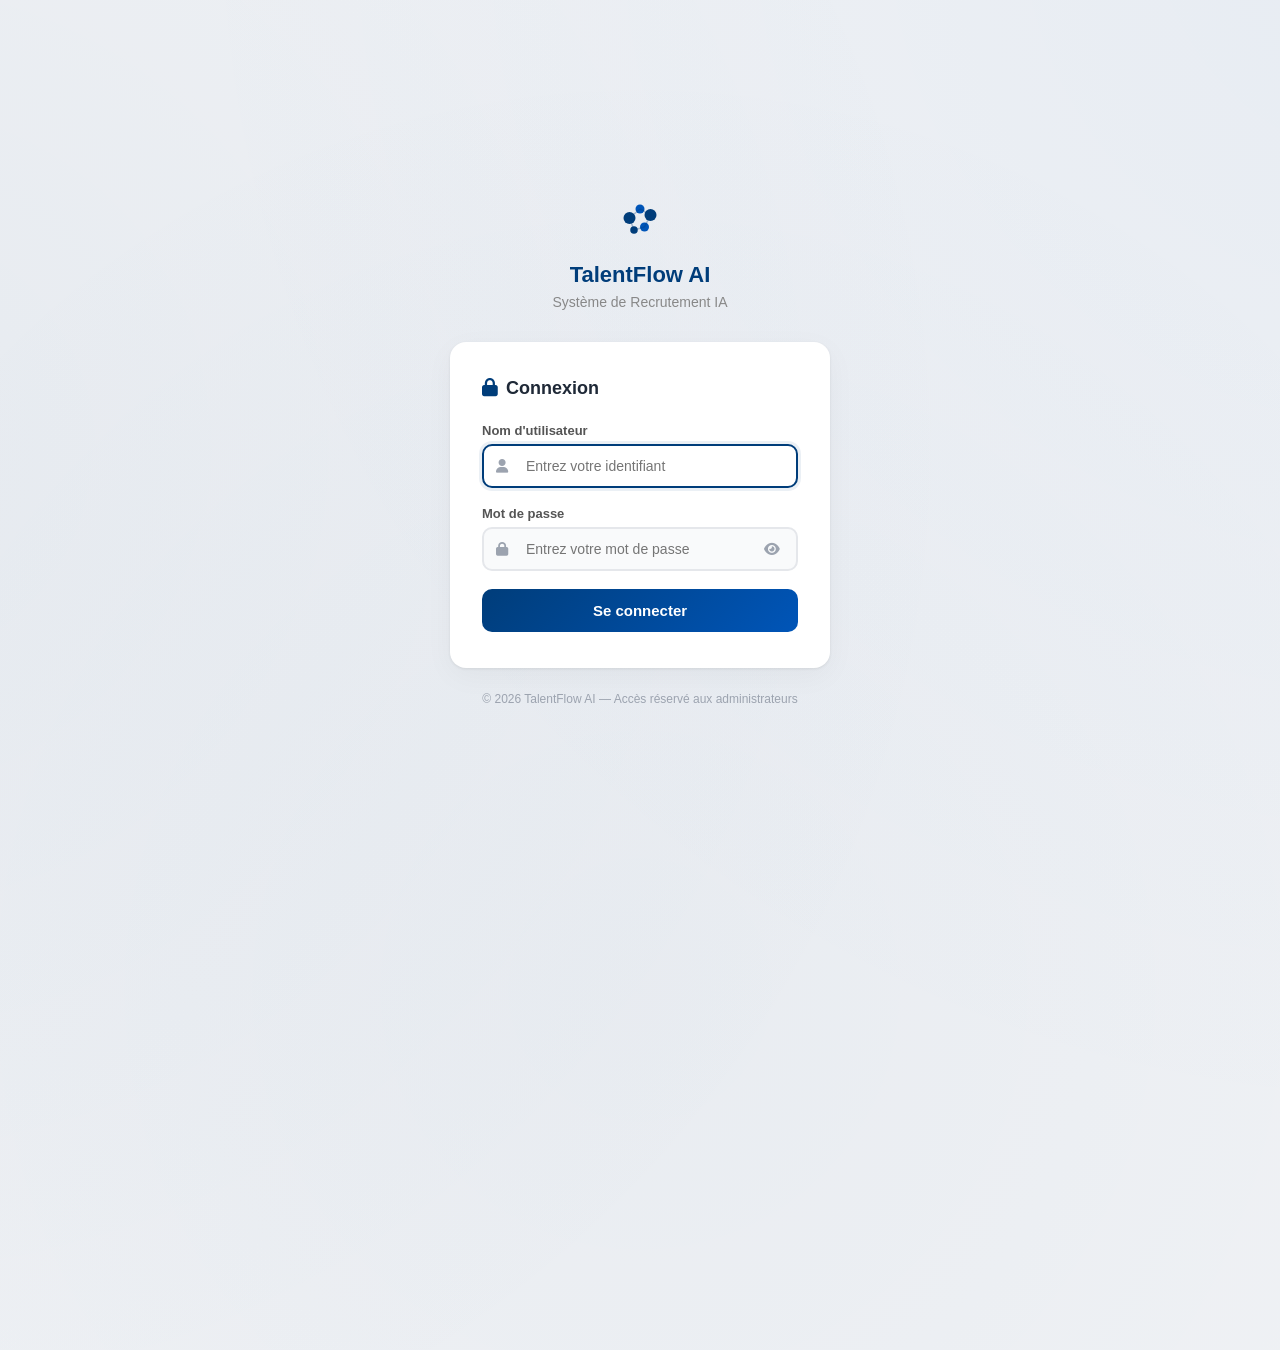
<file: login.html>
<!DOCTYPE html>
<html lang="fr">
<head>
  <meta charset="UTF-8">
  <meta name="viewport" content="width=device-width, initial-scale=1.0">
  <title>TalentFlow AI - Connexion</title>
  <link rel="stylesheet" href="https://cdnjs.cloudflare.com/ajax/libs/font-awesome/6.4.0/css/all.min.css">
  <style>
    * { margin: 0; padding: 0; box-sizing: border-box; }

    body {
      font-family: 'Segoe UI', sans-serif;
      min-height: 100vh;
      display: flex;
      align-items: center;
      justify-content: center;
      background: #f0f2f5;
      position: relative;
      overflow: hidden;
    }

    body::before {
      content: '';
      position: absolute;
      top: -50%;
      left: -50%;
      width: 200%;
      height: 200%;
      background: 
        radial-gradient(circle at 20% 50%, rgba(0, 61, 122, 0.04) 0%, transparent 50%),
        radial-gradient(circle at 80% 20%, rgba(0, 85, 184, 0.04) 0%, transparent 50%),
        radial-gradient(circle at 50% 80%, rgba(0, 61, 122, 0.03) 0%, transparent 50%);
    }

    .login-container {
      width: 100%;
      max-width: 420px;
      padding: 20px;
      position: relative;
      z-index: 1;
    }

    .login-header {
      text-align: center;
      margin-bottom: 32px;
    }

    .login-logo { margin-bottom: 16px; }

    .login-header h1 {
      font-size: 22px;
      color: #003d7a;
      font-weight: 700;
      margin-bottom: 6px;
    }

    .login-header p {
      font-size: 14px;
      color: #888;
    }

    .login-card {
      background: white;
      border-radius: 16px;
      padding: 36px 32px;
      box-shadow: 0 1px 3px rgba(0,0,0,0.08), 0 8px 30px rgba(0,0,0,0.04);
    }

    .login-card h2 {
      font-size: 18px;
      color: #1f2937;
      margin-bottom: 24px;
      font-weight: 700;
    }

    .input-group {
      margin-bottom: 18px;
      position: relative;
    }

    .input-group label {
      display: block;
      font-size: 13px;
      color: #555;
      font-weight: 600;
      margin-bottom: 6px;
    }

    .input-wrapper {
      position: relative;
    }

    .input-wrapper .input-icon {
      position: absolute;
      left: 14px;
      top: 50%;
      transform: translateY(-50%);
      color: #9ca3af;
      font-size: 14px;
      transition: color 0.2s;
      pointer-events: none;
    }

    .input-wrapper input {
      width: 100%;
      padding: 12px 14px 12px 42px;
      border: 2px solid #e5e7eb;
      border-radius: 10px;
      font-size: 14px;
      font-family: inherit;
      color: #1f2937;
      background: #f9fafb;
      transition: all 0.2s;
    }

    .input-wrapper input:focus {
      outline: none;
      border-color: #003d7a;
      background: white;
      box-shadow: 0 0 0 3px rgba(0, 61, 122, 0.08);
    }

    .toggle-password {
      position: absolute;
      right: 14px;
      top: 50%;
      transform: translateY(-50%);
      background: none;
      border: none;
      color: #9ca3af;
      cursor: pointer;
      padding: 4px;
      font-size: 14px;
      transition: color 0.2s;
    }

    .toggle-password:hover { color: #003d7a; }

    .error-message {
      display: none;
      background: #fef2f2;
      color: #b91c1c;
      padding: 10px 14px;
      border-radius: 8px;
      font-size: 13px;
      margin-bottom: 16px;
      border: 1px solid #fecaca;
      align-items: center;
      gap: 8px;
    }

    .error-message.show {
      display: flex;
    }

    .btn-login {
      width: 100%;
      padding: 13px;
      background: linear-gradient(135deg, #003d7a, #0055b8);
      color: white;
      border: none;
      border-radius: 10px;
      font-size: 15px;
      font-weight: 700;
      font-family: inherit;
      cursor: pointer;
      transition: all 0.2s;
      display: flex;
      align-items: center;
      justify-content: center;
      gap: 8px;
      margin-top: 6px;
    }

    .btn-login:hover {
      box-shadow: 0 4px 15px rgba(0, 61, 122, 0.35);
    }

    .btn-login:active { transform: scale(0.98); }

    .btn-login:disabled {
      opacity: 0.6;
      cursor: not-allowed;
      transform: none;
    }

    .btn-login .spinner { display: none; }
    .btn-login.loading .spinner { display: inline; }
    .btn-login.loading .btn-text { display: none; }

    .login-footer {
      text-align: center;
      margin-top: 24px;
      font-size: 12px;
      color: #9ca3af;
    }

    @keyframes shake {
      0%, 100% { transform: translateX(0); }
      25% { transform: translateX(-8px); }
      50% { transform: translateX(8px); }
      75% { transform: translateX(-4px); }
    }

    @media (max-width: 480px) {
      .login-card { padding: 28px 20px; }
      .login-container { padding: 16px; }
    }
  </style>
</head>
<body>

<div class="login-container">

  <div class="login-header">
    <div class="login-logo">
      <svg width="48" height="48" viewBox="0 0 32 32" xmlns="http://www.w3.org/2000/svg" fill="none">
        <circle cx="9" cy="16" r="4" fill="#003d7a"/>
        <circle cx="16" cy="10" r="3" fill="#0055b8"/>
        <circle cx="23" cy="14" r="4" fill="#003d7a"/>
        <circle cx="19" cy="22" r="3" fill="#0055b8"/>
        <circle cx="12" cy="24" r="2.5" fill="#003d7a"/>
        <line x1="9" y1="16" x2="16" y2="10" stroke="#003d7a" stroke-width="1" opacity="0.3"/>
        <line x1="16" y1="10" x2="23" y2="14" stroke="#003d7a" stroke-width="1" opacity="0.3"/>
        <line x1="23" y1="14" x2="19" y2="22" stroke="#003d7a" stroke-width="1" opacity="0.3"/>
        <line x1="19" y1="22" x2="12" y2="24" stroke="#003d7a" stroke-width="1" opacity="0.3"/>
        <line x1="12" y1="24" x2="9" y2="16" stroke="#003d7a" stroke-width="1" opacity="0.3"/>
      </svg>
    </div>
    <h1>TalentFlow AI</h1>
    <p>Système de Recrutement IA</p>
  </div>

  <div class="login-card">
    <h2><i class="fas fa-lock" style="margin-right:8px; color:#003d7a;"></i>Connexion</h2>

    <div class="error-message" id="errorMsg">
      <i class="fas fa-exclamation-circle"></i>
      <span id="errorText"></span>
    </div>

    <form id="loginForm" onsubmit="handleLogin(event)">
      <div class="input-group">
        <label for="username">Nom d'utilisateur</label>
        <div class="input-wrapper">
          <i class="fas fa-user input-icon"></i>
          <input type="text" id="username" placeholder="Entrez votre identifiant" required autocomplete="username">
        </div>
      </div>

      <div class="input-group">
        <label for="password">Mot de passe</label>
        <div class="input-wrapper">
          <i class="fas fa-lock input-icon"></i>
          <input type="password" id="password" placeholder="Entrez votre mot de passe" required autocomplete="current-password">
          <button type="button" class="toggle-password" onclick="togglePassword()">
            <i class="fas fa-eye" id="eyeIcon"></i>
          </button>
        </div>
      </div>

      <button type="submit" class="btn-login" id="btnLogin">
        <span class="btn-text">Se connecter</span>
        <i class="fas fa-spinner fa-spin spinner"></i>
      </button>
    </form>
  </div>

  <div class="login-footer">
    © 2026 TalentFlow AI — Accès réservé aux administrateurs
  </div>

</div>

<script>
  // ==========================================
  //  CONFIGURATION
  // ==========================================

  var LOGIN_API_URL = 'https://vmi3051438.contaboserver.net/webhook/api/login';

  // ==========================================
  //  VÉRIFIER SI DÉJÀ CONNECTÉ
  // ==========================================

  window.addEventListener('load', function() {
    var isLoggedIn = sessionStorage.getItem('isLoggedIn');
    if (isLoggedIn === 'true') {
      window.location.href = 'index.html';
      return;
    }
    document.getElementById('username').focus();
  });

  // ==========================================
  //  LOGIN VIA N8N API
  // ==========================================

  async function handleLogin(event) {
    event.preventDefault();

    var btn = document.getElementById('btnLogin');
    var errorDiv = document.getElementById('errorMsg');
    var errorText = document.getElementById('errorText');

    var username = document.getElementById('username').value.trim();
    var password = document.getElementById('password').value;

    // Cacher erreur précédente
    errorDiv.classList.remove('show');

    // Validation locale
    if (!username || !password) {
      showError('Veuillez remplir tous les champs');
      return;
    }

    // État de chargement
    btn.classList.add('loading');
    btn.disabled = true;

    try {
      var response = await fetch(LOGIN_API_URL, {
        method: 'POST',
        headers: { 'Content-Type': 'application/json' },
        body: JSON.stringify({
          username: username,
          password: password
        })
      });

      var result = await response.json();
      // Gérer format tableau ou objet
      var data = Array.isArray(result) ? result[0] : result;

      if (data.success && data.user) {
        // ✅ Connexion réussie
        sessionStorage.setItem('isLoggedIn', 'true');
        sessionStorage.setItem('username', data.user.display_name);
        sessionStorage.setItem('userRole', data.user.role);
        sessionStorage.setItem('userEmail', data.user.email || '');
        sessionStorage.setItem('userId', data.user.id);
        sessionStorage.setItem('loginTime', new Date().toISOString());
        if (data.token) sessionStorage.setItem('authToken', data.token);

        // Rediriger vers le dashboard
        window.location.href = 'index.html';

      } else {
        // ❌ Échec
        showError(data.message || 'Identifiants incorrects');
        btn.classList.remove('loading');
        btn.disabled = false;

        document.getElementById('password').value = '';
        document.getElementById('password').focus();
      }

    } catch (error) {
      console.error('Erreur connexion:', error);
      showError('Impossible de contacter le serveur. Vérifiez votre connexion.');
      btn.classList.remove('loading');
      btn.disabled = false;
    }
  }

  // ==========================================
  //  AFFICHER ERREUR
  // ==========================================

  function showError(message) {
    var errorDiv = document.getElementById('errorMsg');
    var errorText = document.getElementById('errorText');

    errorText.textContent = message;
    errorDiv.classList.add('show');

    // Shake
    var card = document.querySelector('.login-card');
    card.style.animation = 'shake 0.4s ease';
    setTimeout(function() { card.style.animation = ''; }, 400);
  }

  // ==========================================
  //  TOGGLE PASSWORD
  // ==========================================

  function togglePassword() {
    var input = document.getElementById('password');
    var icon = document.getElementById('eyeIcon');

    if (input.type === 'password') {
      input.type = 'text';
      icon.className = 'fas fa-eye-slash';
    } else {
      input.type = 'password';
      icon.className = 'fas fa-eye';
    }
  }
</script>

</body>
</html>
</file>
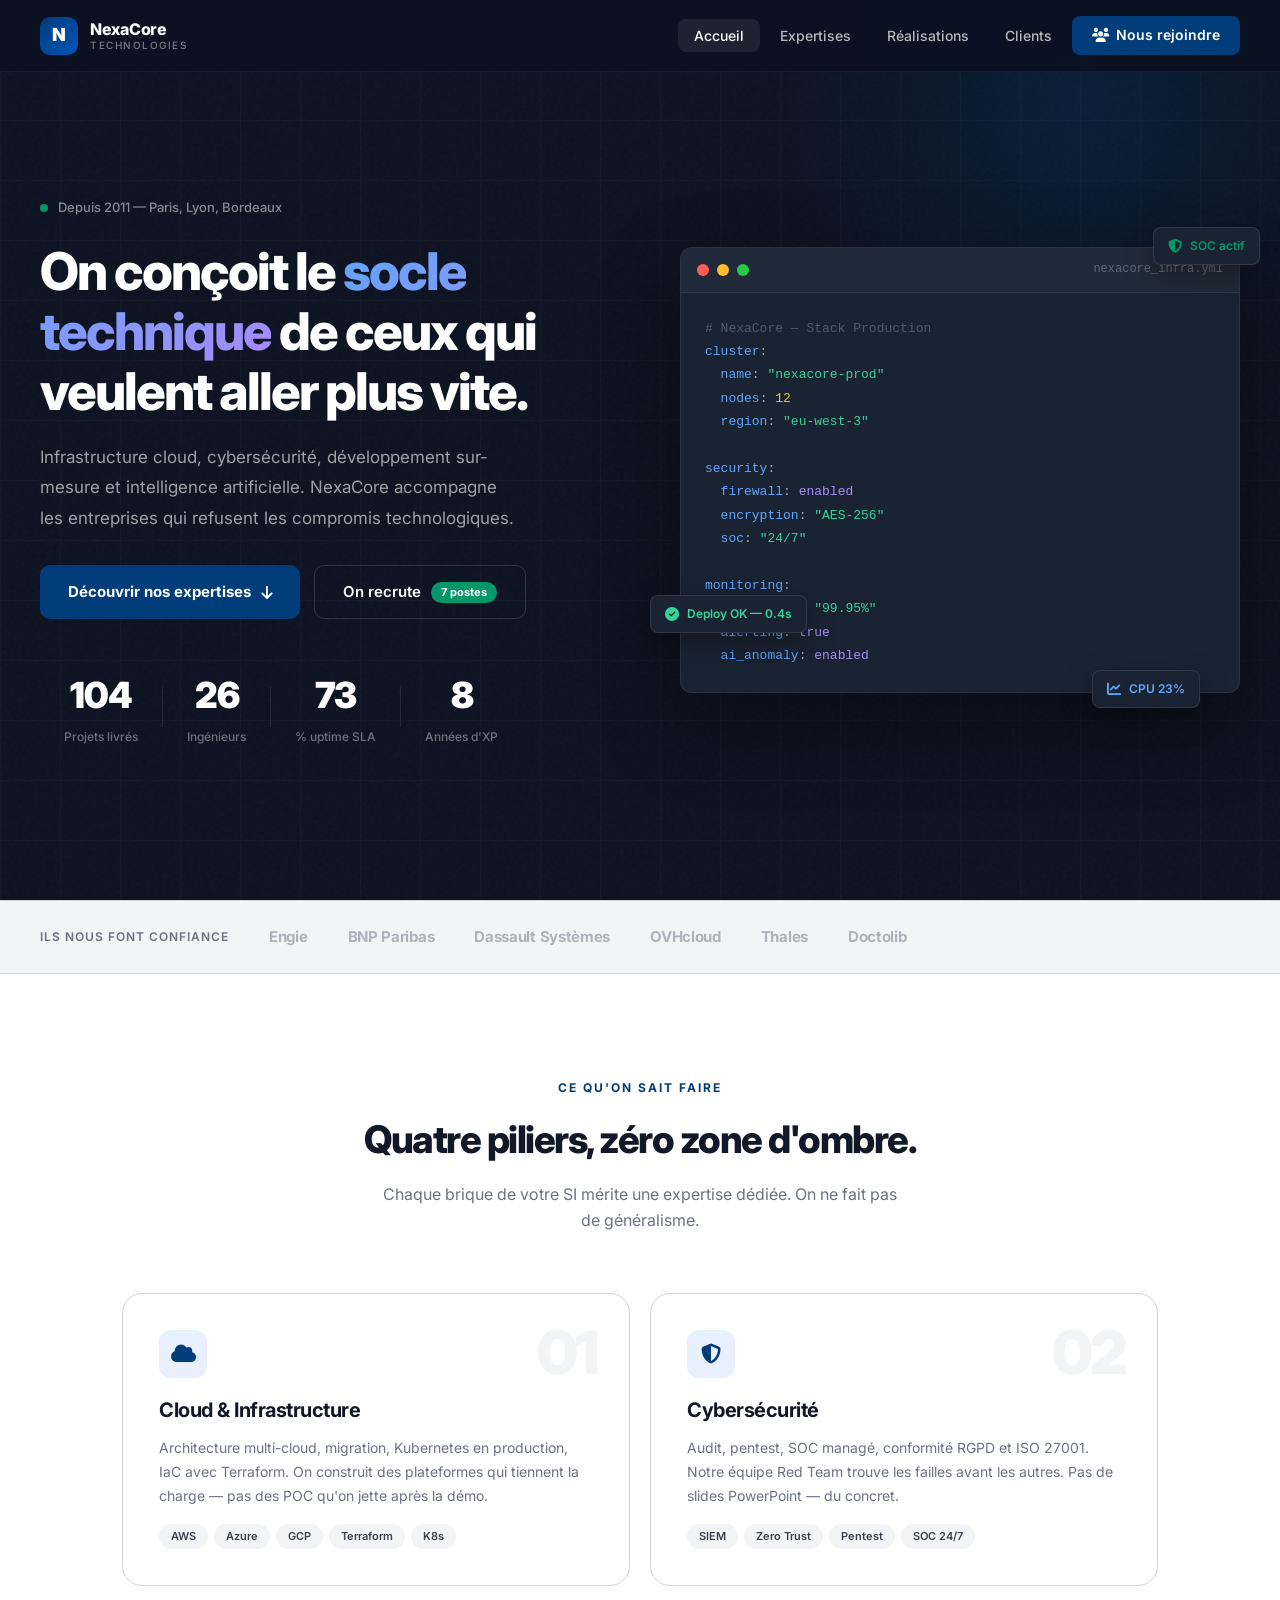
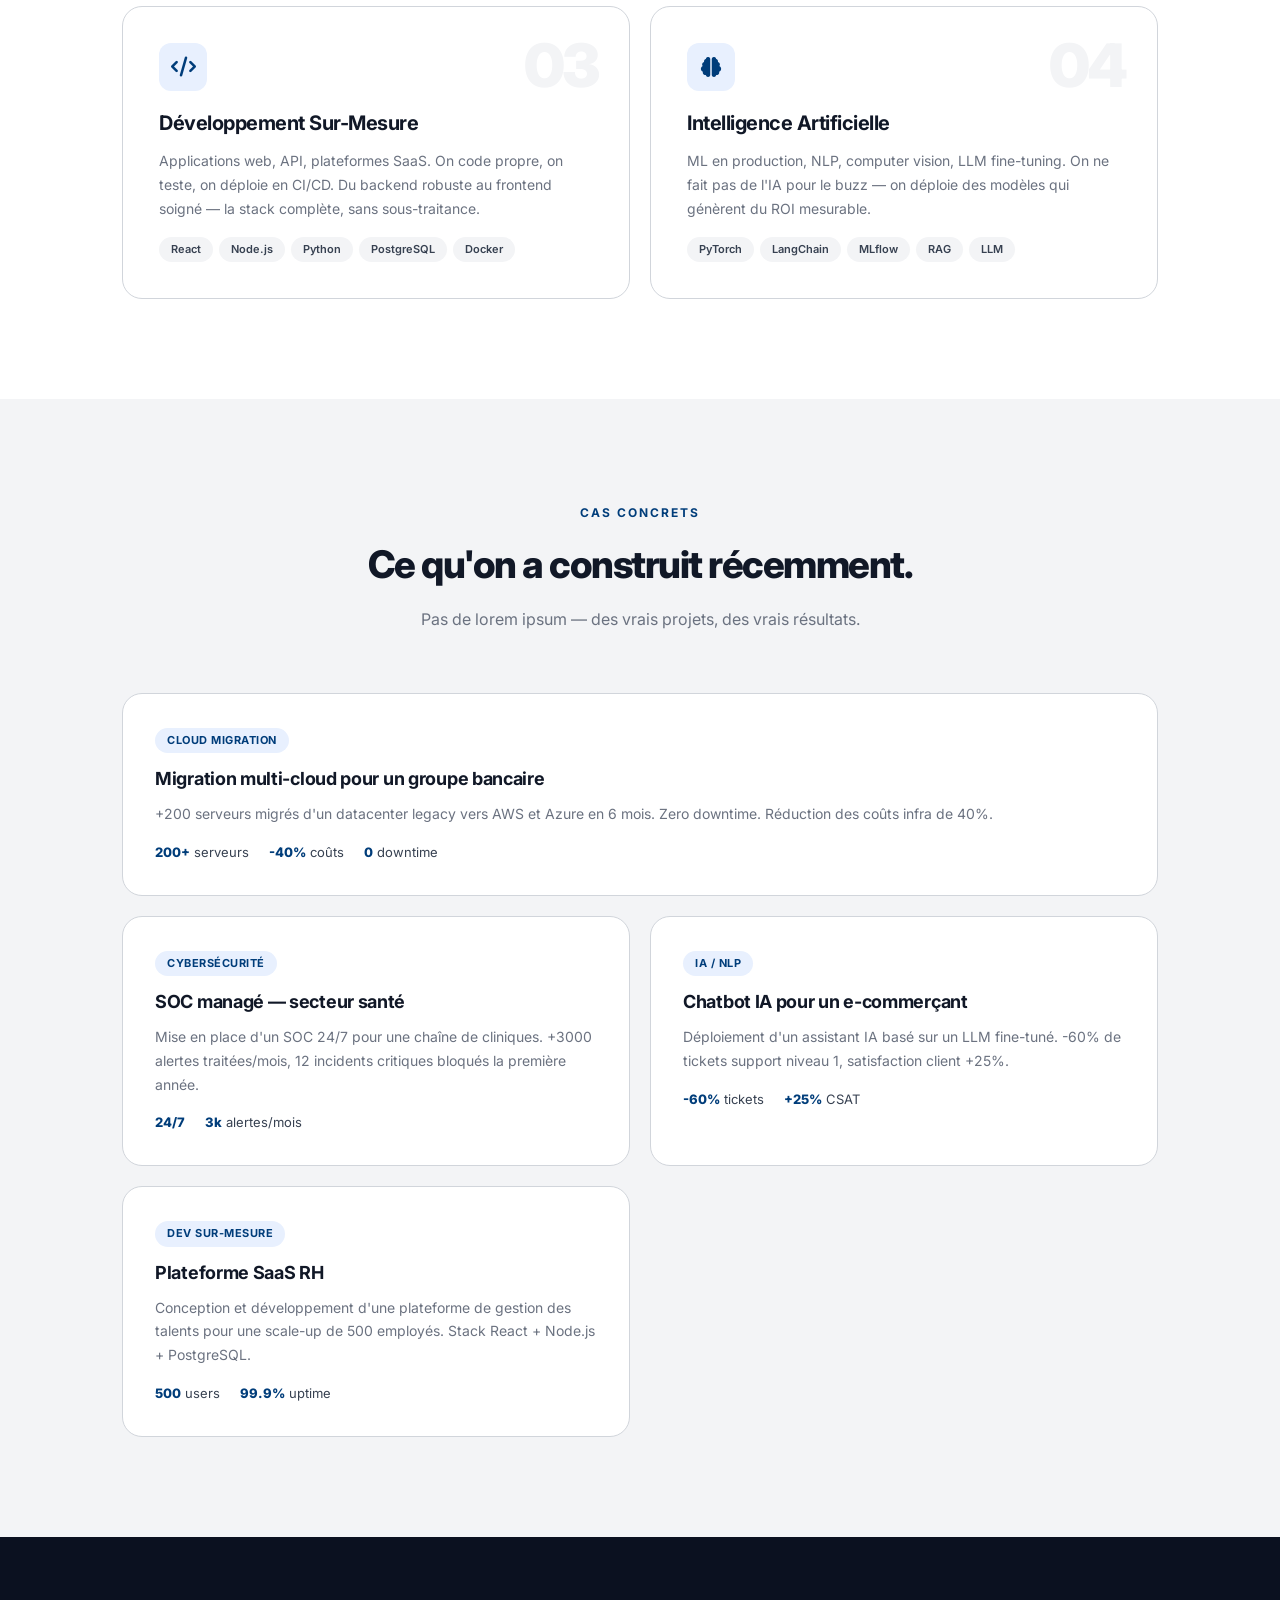
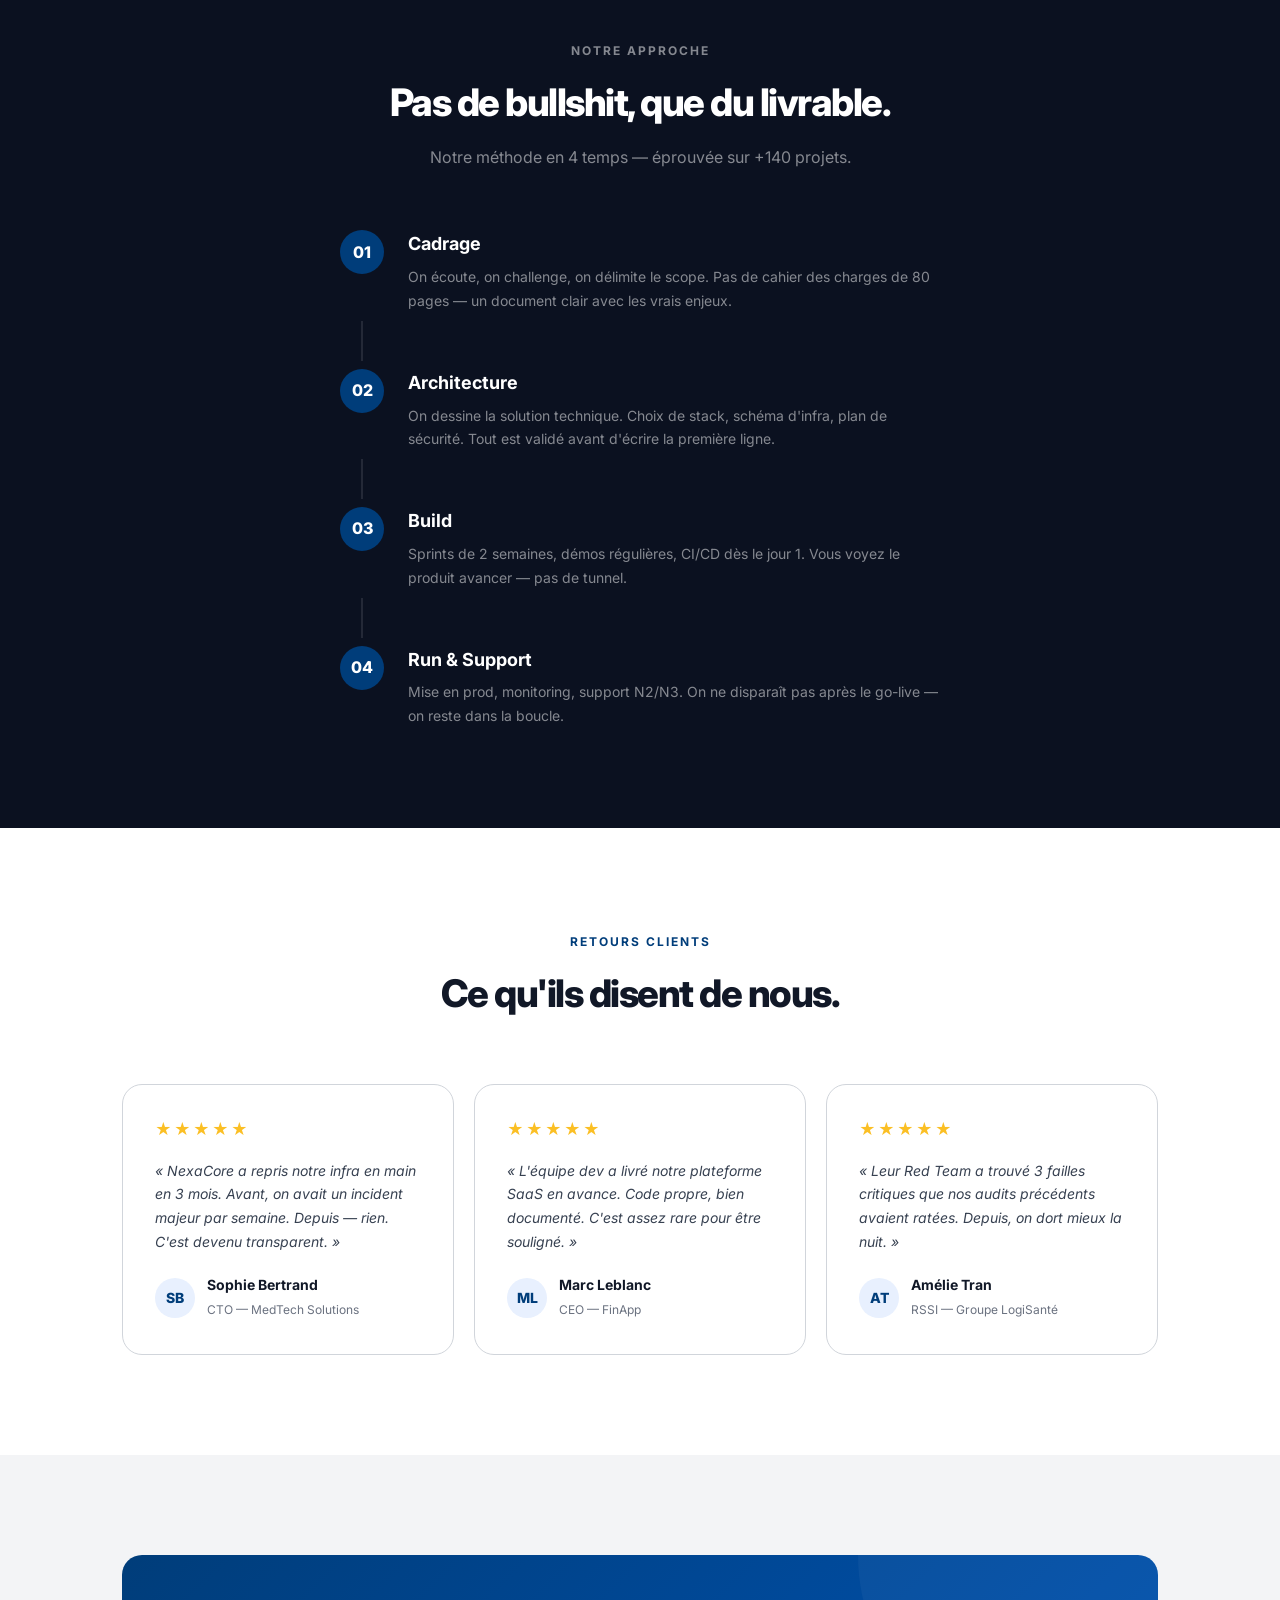
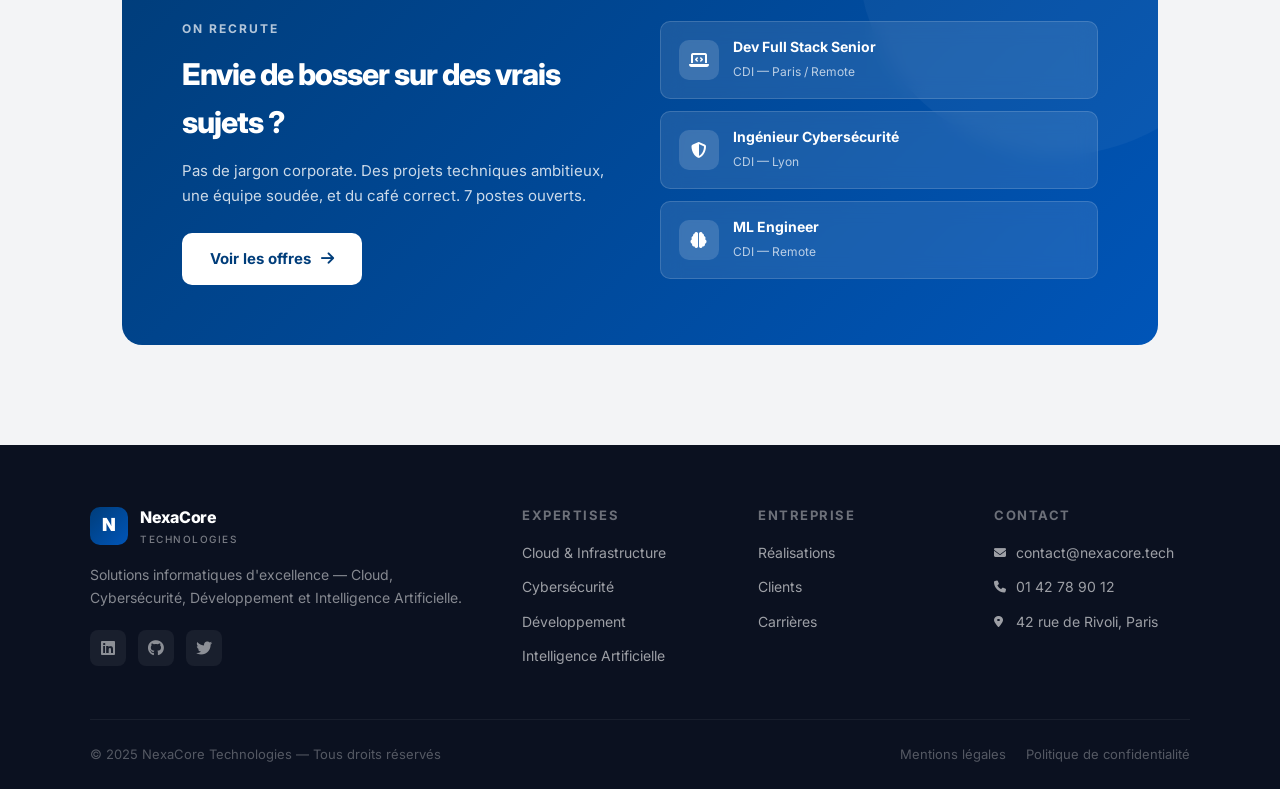
<file: nexacore.html>
<!DOCTYPE html>
<html lang="fr">
<head>
  <meta charset="UTF-8">
  <meta name="viewport" content="width=device-width, initial-scale=1.0">
  <title>NexaCore Technologies — Solutions Informatiques d'Excellence</title>
  <link rel="stylesheet" href="https://cdnjs.cloudflare.com/ajax/libs/font-awesome/6.4.0/css/all.min.css">
  <link rel="preconnect" href="https://fonts.googleapis.com">
  <link href="https://fonts.googleapis.com/css2?family=Inter:wght@300;400;500;600;700;800;900&display=swap" rel="stylesheet">
  <link rel="stylesheet" href="nexacore.css">
</head>
<body>

  <!-- ====== NAVBAR ====== -->
  <nav class="nav" id="nav">
    <div class="nav-inner">
      <a href="nexacore.html" class="nav-logo">
        <div class="logo-mark">N</div>
        <div class="logo-text">
          <span class="logo-name">NexaCore</span>
          <span class="logo-sub">Technologies</span>
        </div>
      </a>

      <button class="nav-burger" id="navBurger" onclick="toggleMenu()">
        <span></span>
        <span></span>
        <span></span>
      </button>

      <ul class="nav-links" id="navLinks">
        <li><a href="nexacore.html" class="active">Accueil</a></li>
        <li><a href="#expertises">Expertises</a></li>
        <li><a href="#realisations">Réalisations</a></li>
        <li><a href="#temoignages">Clients</a></li>
        <li><a href="postuler.html" class="nav-cta">
          <i class="fas fa-users"></i> Nous rejoindre
        </a></li>
      </ul>
    </div>
  </nav>

  <!-- ====== HERO ====== -->
  <header class="hero">
    <div class="hero-noise"></div>
    <div class="hero-gradient"></div>
    <div class="hero-grid-bg"></div>

    <div class="hero-inner">
      <div class="hero-content">
        <div class="hero-eyebrow">
          <span class="eyebrow-dot"></span>
          Depuis 2011 — Paris, Lyon, Bordeaux
        </div>

        <h1>
          On conçoit le <span class="hero-highlight">socle technique</span>
          de ceux qui veulent aller plus vite.
        </h1>

        <p class="hero-desc">
          Infrastructure cloud, cybersécurité, développement sur-mesure et
          intelligence artificielle. NexaCore accompagne les entreprises
          qui refusent les compromis technologiques.
        </p>

        <div class="hero-btns">
          <a href="#expertises" class="btn-main">
            Découvrir nos expertises
            <i class="fas fa-arrow-down"></i>
          </a>
          <a href="postuler.html" class="btn-ghost">
            On recrute
            <span class="btn-ghost-badge">7 postes</span>
          </a>
        </div>

        <div class="hero-metrics">
          <div class="metric">
            <div class="metric-val" data-target="140">0</div>
            <div class="metric-label">Projets livrés</div>
          </div>
          <div class="metric-sep"></div>
          <div class="metric">
            <div class="metric-val" data-target="35">0</div>
            <div class="metric-label">Ingénieurs</div>
          </div>
          <div class="metric-sep"></div>
          <div class="metric">
            <div class="metric-val" data-target="99">0</div>
            <div class="metric-label">% uptime SLA</div>
          </div>
          <div class="metric-sep"></div>
          <div class="metric">
            <div class="metric-val" data-target="12">0</div>
            <div class="metric-label">Années d'XP</div>
          </div>
        </div>
      </div>

      <div class="hero-visual">
        <div class="hv-window">
          <div class="hv-titlebar">
            <span class="hv-dot red"></span>
            <span class="hv-dot yellow"></span>
            <span class="hv-dot green"></span>
            <span class="hv-filename">nexacore_infra.yml</span>
          </div>
          <pre class="hv-code"><code><span class="code-comment"># NexaCore — Stack Production</span>
<span class="code-key">cluster</span>:
  <span class="code-key">name</span>: <span class="code-str">"nexacore-prod"</span>
  <span class="code-key">nodes</span>: <span class="code-num">12</span>
  <span class="code-key">region</span>: <span class="code-str">"eu-west-3"</span>

<span class="code-key">security</span>:
  <span class="code-key">firewall</span>: <span class="code-bool">enabled</span>
  <span class="code-key">encryption</span>: <span class="code-str">"AES-256"</span>
  <span class="code-key">soc</span>: <span class="code-str">"24/7"</span>

<span class="code-key">monitoring</span>:
  <span class="code-key">uptime_sla</span>: <span class="code-str">"99.95%"</span>
  <span class="code-key">alerting</span>: <span class="code-bool">true</span>
  <span class="code-key">ai_anomaly</span>: <span class="code-bool">enabled</span></code></pre>
        </div>
        <div class="hv-float hv-float-1">
          <i class="fas fa-shield-alt"></i>
          <span>SOC actif</span>
        </div>
        <div class="hv-float hv-float-2">
          <i class="fas fa-check-circle"></i>
          <span>Deploy OK — 0.4s</span>
        </div>
        <div class="hv-float hv-float-3">
          <i class="fas fa-chart-line"></i>
          <span>CPU 23%</span>
        </div>
      </div>
    </div>
  </header>

  <!-- ====== BANDEAU CLIENTS ====== -->
  <section class="clients-band">
    <div class="clients-inner">
      <span class="clients-label">Ils nous font confiance</span>
      <div class="clients-logos">
        <div class="client-logo">Engie</div>
        <div class="client-logo">BNP Paribas</div>
        <div class="client-logo">Dassault Systèmes</div>
        <div class="client-logo">OVHcloud</div>
        <div class="client-logo">Thales</div>
        <div class="client-logo">Doctolib</div>
      </div>
    </div>
  </section>

  <!-- ====== EXPERTISES ====== -->
  <section class="expertises" id="expertises">
    <div class="section-inner">
      <div class="section-header">
        <span class="section-tag">Ce qu'on sait faire</span>
        <h2>Quatre piliers, zéro zone d'ombre.</h2>
        <p>Chaque brique de votre SI mérite une expertise dédiée. On ne fait pas de généralisme.</p>
      </div>

      <div class="exp-grid">
        <div class="exp-card">
          <div class="exp-icon">
            <i class="fas fa-cloud"></i>
          </div>
          <div class="exp-num">01</div>
          <h3>Cloud & Infrastructure</h3>
          <p>
            Architecture multi-cloud, migration, Kubernetes en production,
            IaC avec Terraform. On construit des plateformes qui tiennent
            la charge — pas des POC qu'on jette après la démo.
          </p>
          <ul class="exp-techs">
            <li>AWS</li>
            <li>Azure</li>
            <li>GCP</li>
            <li>Terraform</li>
            <li>K8s</li>
          </ul>
        </div>

        <div class="exp-card">
          <div class="exp-icon">
            <i class="fas fa-shield-alt"></i>
          </div>
          <div class="exp-num">02</div>
          <h3>Cybersécurité</h3>
          <p>
            Audit, pentest, SOC managé, conformité RGPD et ISO 27001.
            Notre équipe Red Team trouve les failles avant les autres.
            Pas de slides PowerPoint — du concret.
          </p>
          <ul class="exp-techs">
            <li>SIEM</li>
            <li>Zero Trust</li>
            <li>Pentest</li>
            <li>SOC 24/7</li>
          </ul>
        </div>

        <div class="exp-card">
          <div class="exp-icon">
            <i class="fas fa-code"></i>
          </div>
          <div class="exp-num">03</div>
          <h3>Développement Sur-Mesure</h3>
          <p>
            Applications web, API, plateformes SaaS. On code propre,
            on teste, on déploie en CI/CD. Du backend robuste au
            frontend soigné — la stack complète, sans sous-traitance.
          </p>
          <ul class="exp-techs">
            <li>React</li>
            <li>Node.js</li>
            <li>Python</li>
            <li>PostgreSQL</li>
            <li>Docker</li>
          </ul>
        </div>

        <div class="exp-card">
          <div class="exp-icon">
            <i class="fas fa-brain"></i>
          </div>
          <div class="exp-num">04</div>
          <h3>Intelligence Artificielle</h3>
          <p>
            ML en production, NLP, computer vision, LLM fine-tuning.
            On ne fait pas de l'IA pour le buzz — on déploie des modèles
            qui génèrent du ROI mesurable.
          </p>
          <ul class="exp-techs">
            <li>PyTorch</li>
            <li>LangChain</li>
            <li>MLflow</li>
            <li>RAG</li>
            <li>LLM</li>
          </ul>
        </div>
      </div>
    </div>
  </section>

  <!-- ====== RÉALISATIONS ====== -->
  <section class="realisations" id="realisations">
    <div class="section-inner">
      <div class="section-header">
        <span class="section-tag">Cas concrets</span>
        <h2>Ce qu'on a construit récemment.</h2>
        <p>Pas de lorem ipsum — des vrais projets, des vrais résultats.</p>
      </div>

      <div class="real-grid">
        <div class="real-card real-card-big">
          <div class="real-tag">Cloud Migration</div>
          <h3>Migration multi-cloud pour un groupe bancaire</h3>
          <p>
            +200 serveurs migrés d'un datacenter legacy vers AWS et Azure
            en 6 mois. Zero downtime. Réduction des coûts infra de 40%.
          </p>
          <div class="real-metrics">
            <div class="rm"><strong>200+</strong> serveurs</div>
            <div class="rm"><strong>-40%</strong> coûts</div>
            <div class="rm"><strong>0</strong> downtime</div>
          </div>
        </div>

        <div class="real-card">
          <div class="real-tag">Cybersécurité</div>
          <h3>SOC managé — secteur santé</h3>
          <p>
            Mise en place d'un SOC 24/7 pour une chaîne de cliniques.
            +3000 alertes traitées/mois, 12 incidents critiques bloqués
            la première année.
          </p>
          <div class="real-metrics">
            <div class="rm"><strong>24/7</strong></div>
            <div class="rm"><strong>3k</strong> alertes/mois</div>
          </div>
        </div>

        <div class="real-card">
          <div class="real-tag">IA / NLP</div>
          <h3>Chatbot IA pour un e-commerçant</h3>
          <p>
            Déploiement d'un assistant IA basé sur un LLM fine-tuné.
            -60% de tickets support niveau 1, satisfaction client +25%.
          </p>
          <div class="real-metrics">
            <div class="rm"><strong>-60%</strong> tickets</div>
            <div class="rm"><strong>+25%</strong> CSAT</div>
          </div>
        </div>

        <div class="real-card">
          <div class="real-tag">Dev Sur-Mesure</div>
          <h3>Plateforme SaaS RH</h3>
          <p>
            Conception et développement d'une plateforme de gestion
            des talents pour une scale-up de 500 employés.
            Stack React + Node.js + PostgreSQL.
          </p>
          <div class="real-metrics">
            <div class="rm"><strong>500</strong> users</div>
            <div class="rm"><strong>99.9%</strong> uptime</div>
          </div>
        </div>
      </div>
    </div>
  </section>

  <!-- ====== MÉTHODO ====== -->
  <section class="methodo">
    <div class="section-inner">
      <div class="section-header">
        <span class="section-tag">Notre approche</span>
        <h2>Pas de bullshit, que du livrable.</h2>
        <p>Notre méthode en 4 temps — éprouvée sur +140 projets.</p>
      </div>

      <div class="methodo-timeline">
        <div class="mt-step">
          <div class="mt-num">01</div>
          <div class="mt-content">
            <h3>Cadrage</h3>
            <p>On écoute, on challenge, on délimite le scope. Pas de cahier des charges de 80 pages — un document clair avec les vrais enjeux.</p>
          </div>
        </div>
        <div class="mt-line"></div>
        <div class="mt-step">
          <div class="mt-num">02</div>
          <div class="mt-content">
            <h3>Architecture</h3>
            <p>On dessine la solution technique. Choix de stack, schéma d'infra, plan de sécurité. Tout est validé avant d'écrire la première ligne.</p>
          </div>
        </div>
        <div class="mt-line"></div>
        <div class="mt-step">
          <div class="mt-num">03</div>
          <div class="mt-content">
            <h3>Build</h3>
            <p>Sprints de 2 semaines, démos régulières, CI/CD dès le jour 1. Vous voyez le produit avancer — pas de tunnel.</p>
          </div>
        </div>
        <div class="mt-line"></div>
        <div class="mt-step">
          <div class="mt-num">04</div>
          <div class="mt-content">
            <h3>Run & Support</h3>
            <p>Mise en prod, monitoring, support N2/N3. On ne disparaît pas après le go-live — on reste dans la boucle.</p>
          </div>
        </div>
      </div>
    </div>
  </section>

  <!-- ====== TÉMOIGNAGES ====== -->
  <section class="temoignages" id="temoignages">
    <div class="section-inner">
      <div class="section-header">
        <span class="section-tag">Retours clients</span>
        <h2>Ce qu'ils disent de nous.</h2>
      </div>

      <div class="temo-grid">
        <div class="temo-card">
          <div class="temo-stars">★★★★★</div>
          <p>
            « NexaCore a repris notre infra en main en 3 mois. Avant,
            on avait un incident majeur par semaine. Depuis — rien.
            C'est devenu transparent. »
          </p>
          <div class="temo-author">
            <div class="temo-avatar">SB</div>
            <div>
              <strong>Sophie Bertrand</strong>
              <span>CTO — MedTech Solutions</span>
            </div>
          </div>
        </div>

        <div class="temo-card">
          <div class="temo-stars">★★★★★</div>
          <p>
            « L'équipe dev a livré notre plateforme SaaS en avance.
            Code propre, bien documenté. C'est assez rare pour
            être souligné. »
          </p>
          <div class="temo-author">
            <div class="temo-avatar">ML</div>
            <div>
              <strong>Marc Leblanc</strong>
              <span>CEO — FinApp</span>
            </div>
          </div>
        </div>

        <div class="temo-card">
          <div class="temo-stars">★★★★★</div>
          <p>
            « Leur Red Team a trouvé 3 failles critiques que nos audits
            précédents avaient ratées. Depuis, on dort mieux la nuit. »
          </p>
          <div class="temo-author">
            <div class="temo-avatar">AT</div>
            <div>
              <strong>Amélie Tran</strong>
              <span>RSSI — Groupe LogiSanté</span>
            </div>
          </div>
        </div>
      </div>
    </div>
  </section>

  <!-- ====== CTA CARRIÈRES ====== -->
  <section class="cta-carrieres">
    <div class="section-inner">
      <div class="cta-box">
        <div class="cta-text">
          <span class="section-tag" style="color:rgba(255,255,255,0.7);">On recrute</span>
          <h2>Envie de bosser sur des vrais sujets ?</h2>
          <p>
            Pas de jargon corporate. Des projets techniques ambitieux,
            une équipe soudée, et du café correct. 7 postes ouverts.
          </p>
          <a href="postuler.html" class="btn-main" style="background:white; color:#003d7a;">
            Voir les offres
            <i class="fas fa-arrow-right"></i>
          </a>
        </div>
        <div class="cta-visual">
          <div class="cta-card">
            <div class="cta-card-icon"><i class="fas fa-laptop-code"></i></div>
            <div>
              <strong>Dev Full Stack Senior</strong>
              <span>CDI — Paris / Remote</span>
            </div>
          </div>
          <div class="cta-card">
            <div class="cta-card-icon"><i class="fas fa-shield-alt"></i></div>
            <div>
              <strong>Ingénieur Cybersécurité</strong>
              <span>CDI — Lyon</span>
            </div>
          </div>
          <div class="cta-card">
            <div class="cta-card-icon"><i class="fas fa-brain"></i></div>
            <div>
              <strong>ML Engineer</strong>
              <span>CDI — Remote</span>
            </div>
          </div>
        </div>
      </div>
    </div>
  </section>

  <!-- ====== FOOTER ====== -->
  <footer class="footer">
    <div class="footer-inner">
      <div class="footer-main">
        <div class="footer-brand">
          <div class="logo-mark">N</div>
          <div>
            <div class="logo-name">NexaCore</div>
            <div class="logo-sub">Technologies</div>
          </div>
        </div>
        <p class="footer-desc">
          Solutions informatiques d'excellence — Cloud, Cybersécurité,
          Développement et Intelligence Artificielle.
        </p>
        <div class="footer-socials">
          <a href="#"><i class="fab fa-linkedin"></i></a>
          <a href="#"><i class="fab fa-github"></i></a>
          <a href="#"><i class="fab fa-twitter"></i></a>
        </div>
      </div>

      <div class="footer-col">
        <h4>Expertises</h4>
        <a href="#expertises">Cloud & Infrastructure</a>
        <a href="#expertises">Cybersécurité</a>
        <a href="#expertises">Développement</a>
        <a href="#expertises">Intelligence Artificielle</a>
      </div>

      <div class="footer-col">
        <h4>Entreprise</h4>
        <a href="#realisations">Réalisations</a>
        <a href="#temoignages">Clients</a>
        <a href="carrieres.html">Carrières</a>
      </div>

      <div class="footer-col">
        <h4>Contact</h4>
        <a href="mailto:contact@nexacore.tech">
          <i class="fas fa-envelope"></i> contact@nexacore.tech
        </a>
        <a href="tel:+33142789012">
          <i class="fas fa-phone"></i> 01 42 78 90 12
        </a>
        <a href="#">
          <i class="fas fa-map-marker-alt"></i> 42 rue de Rivoli, Paris
        </a>
      </div>
    </div>

    <div class="footer-bottom">
      <p>© 2025 NexaCore Technologies — Tous droits réservés</p>
      <div class="footer-bottom-links">
        <a href="#">Mentions légales</a>
        <a href="#">Politique de confidentialité</a>
      </div>
    </div>
  </footer>

  <script src="nexacore.js"></script>
</body>
</html>
</file>
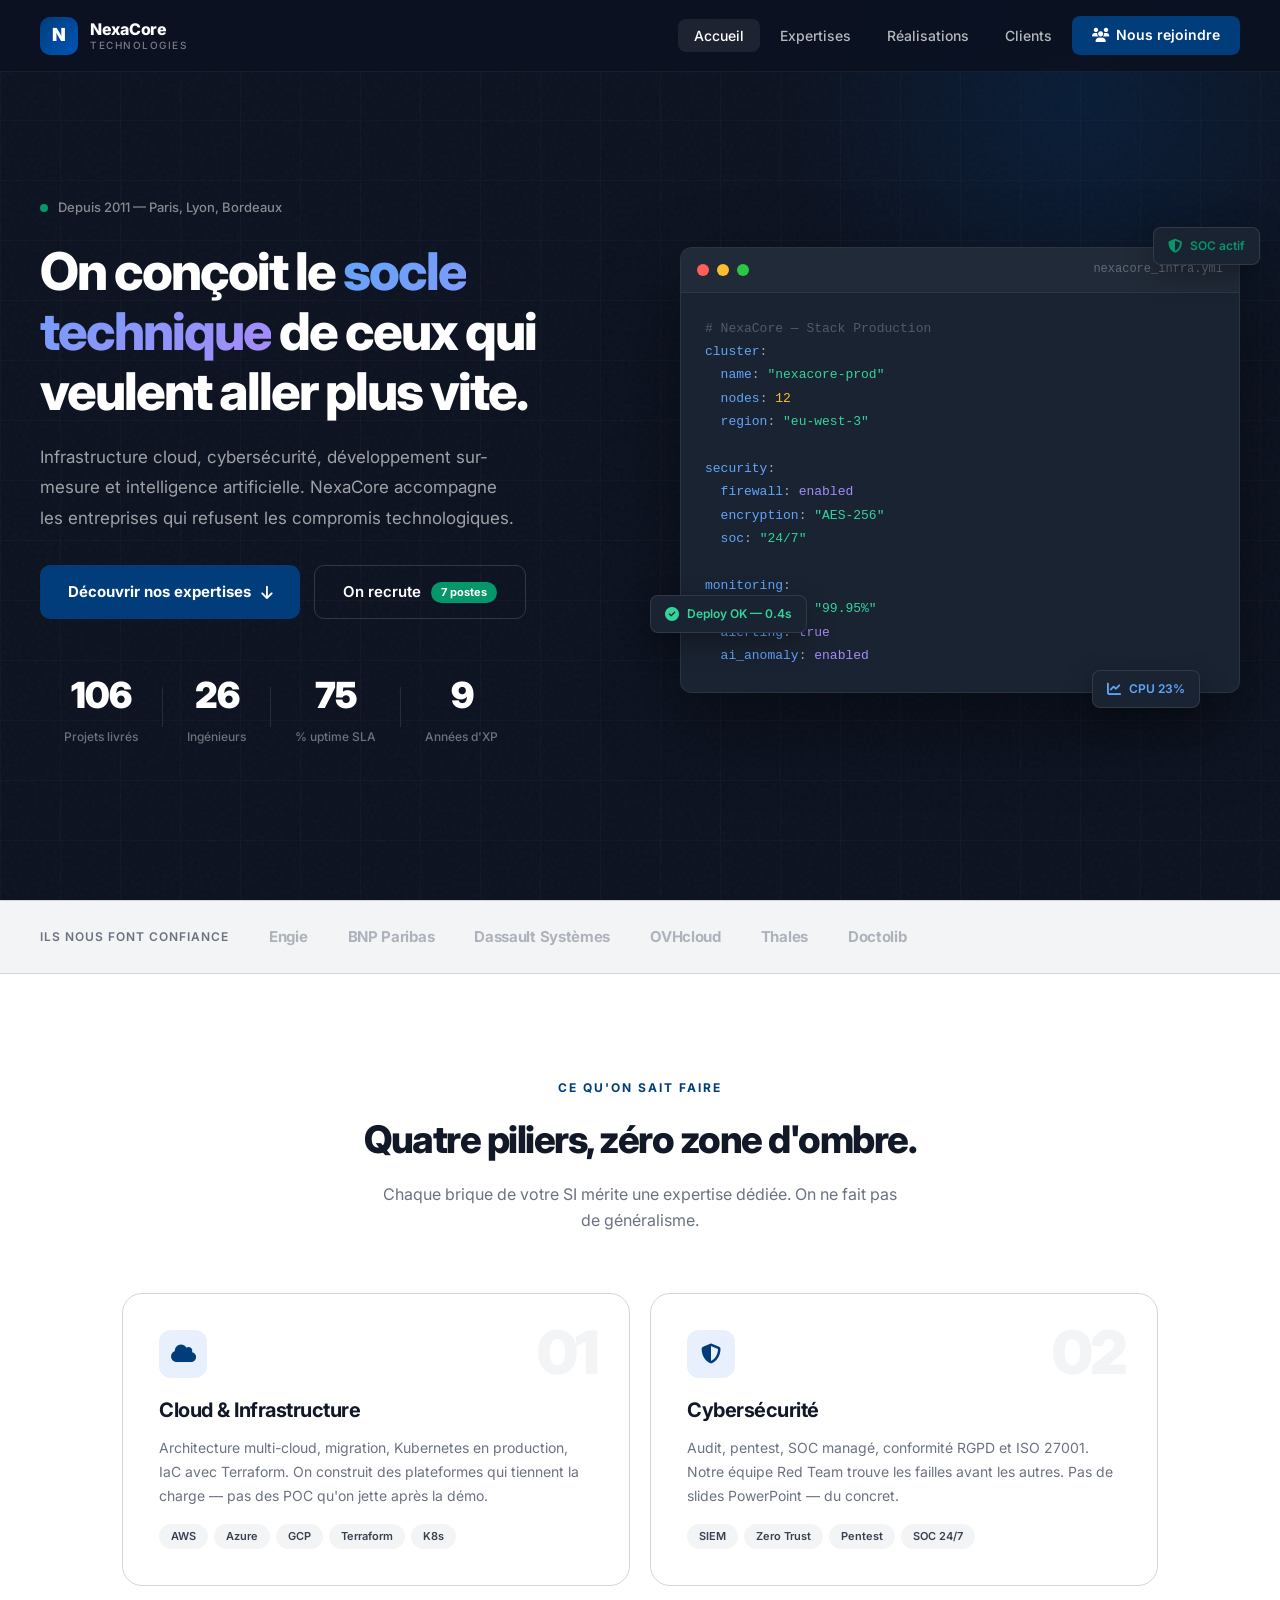
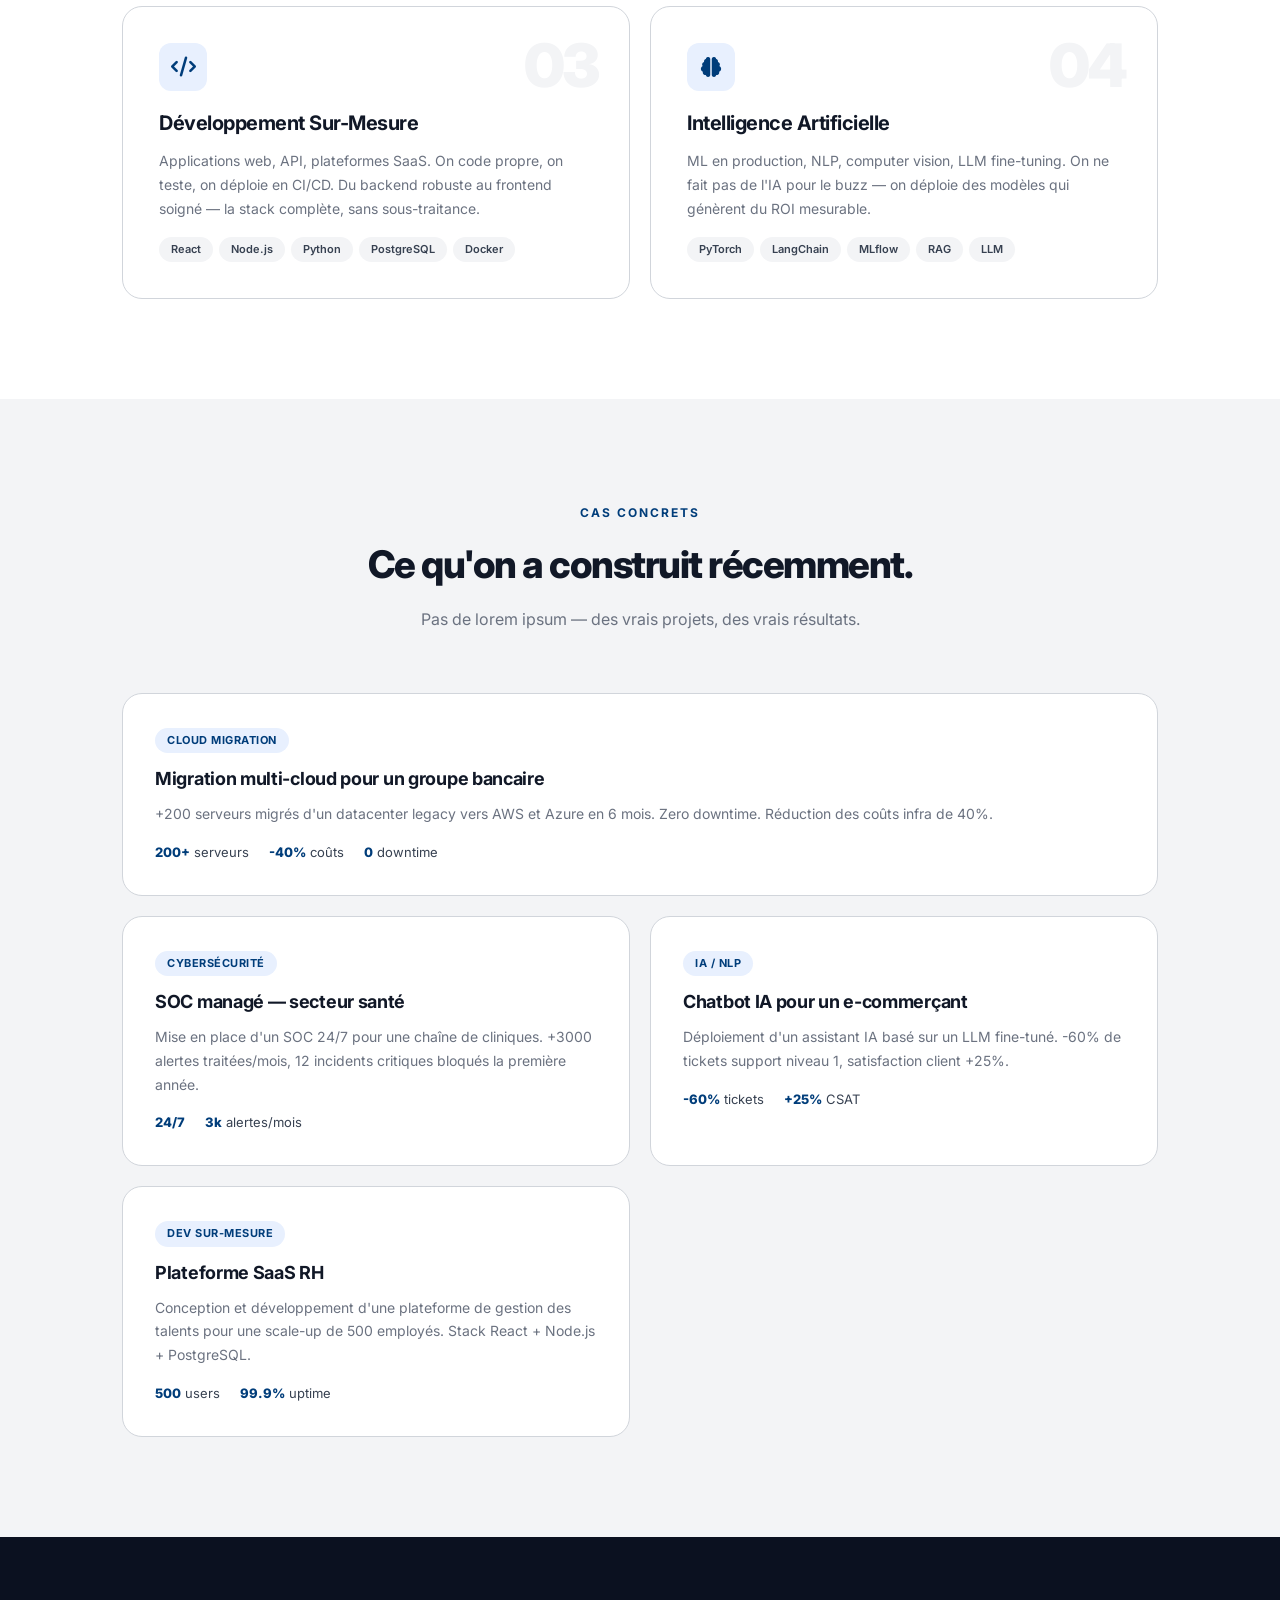
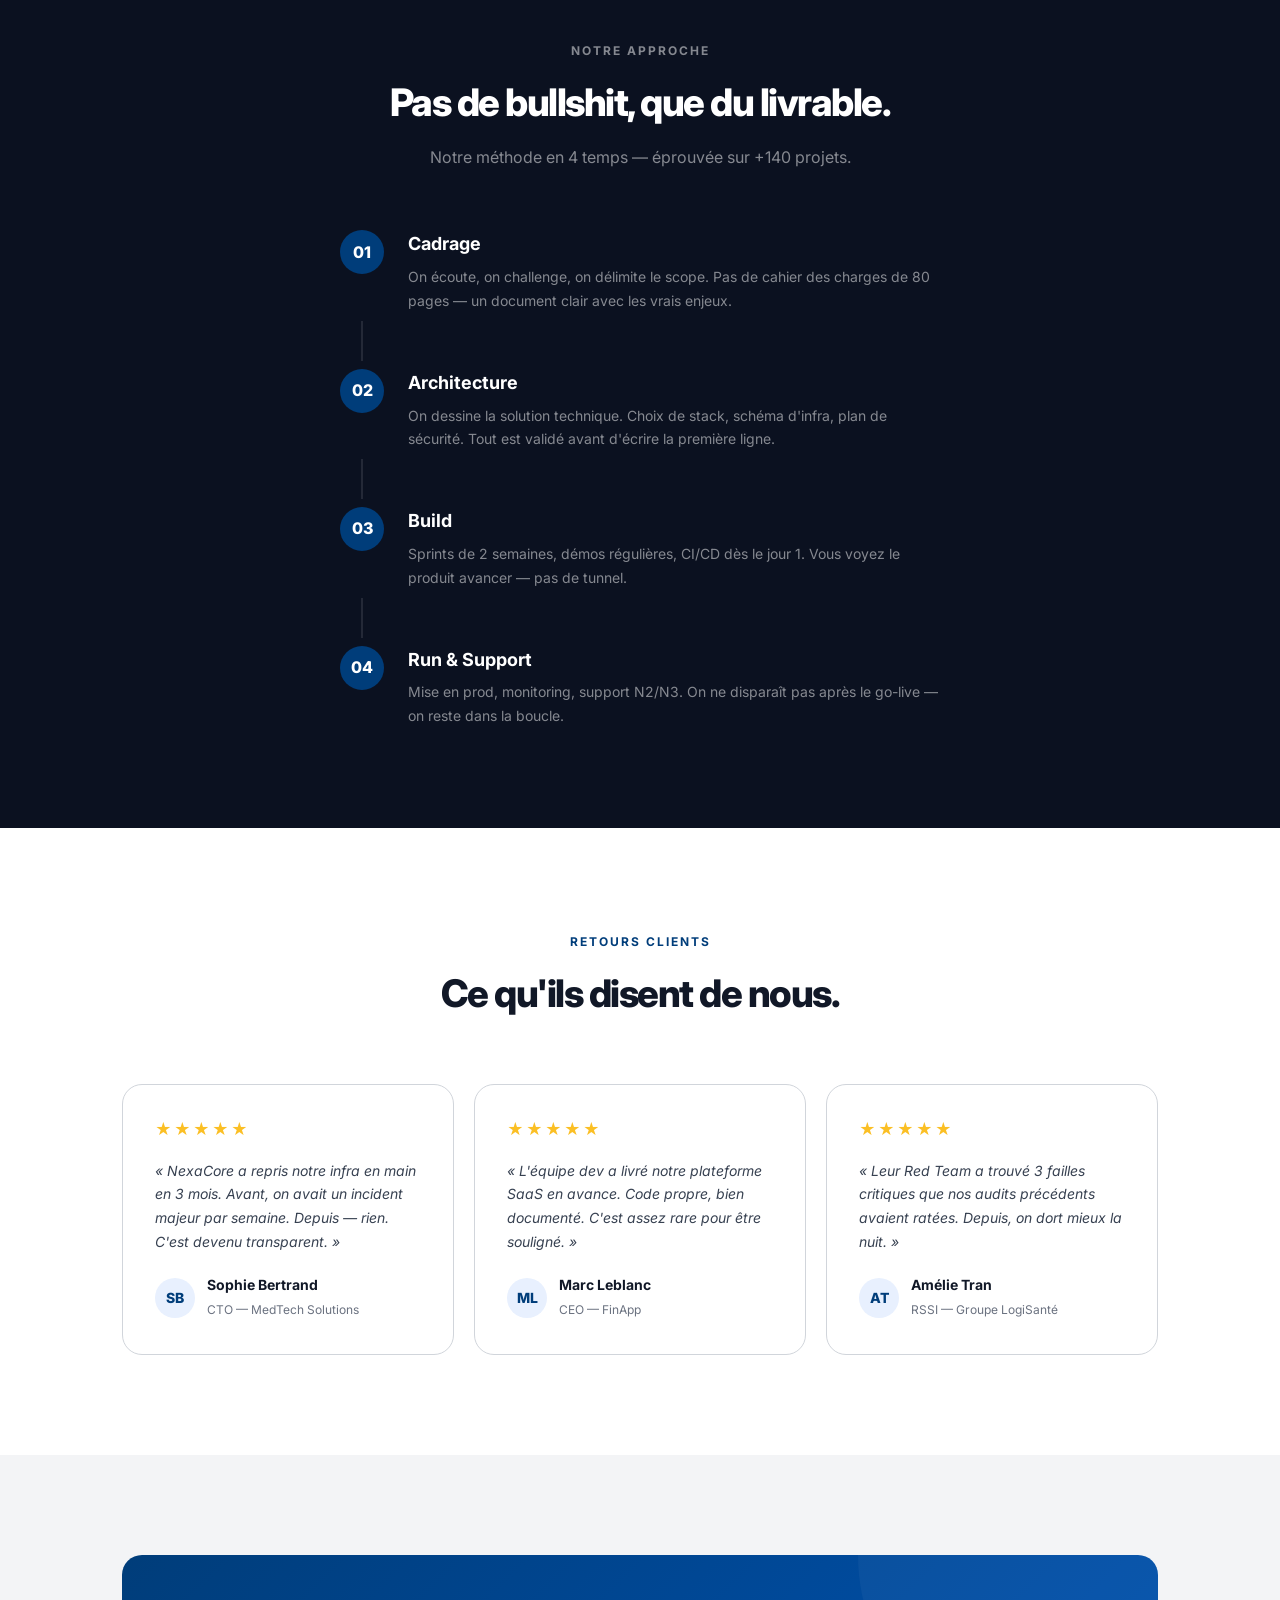
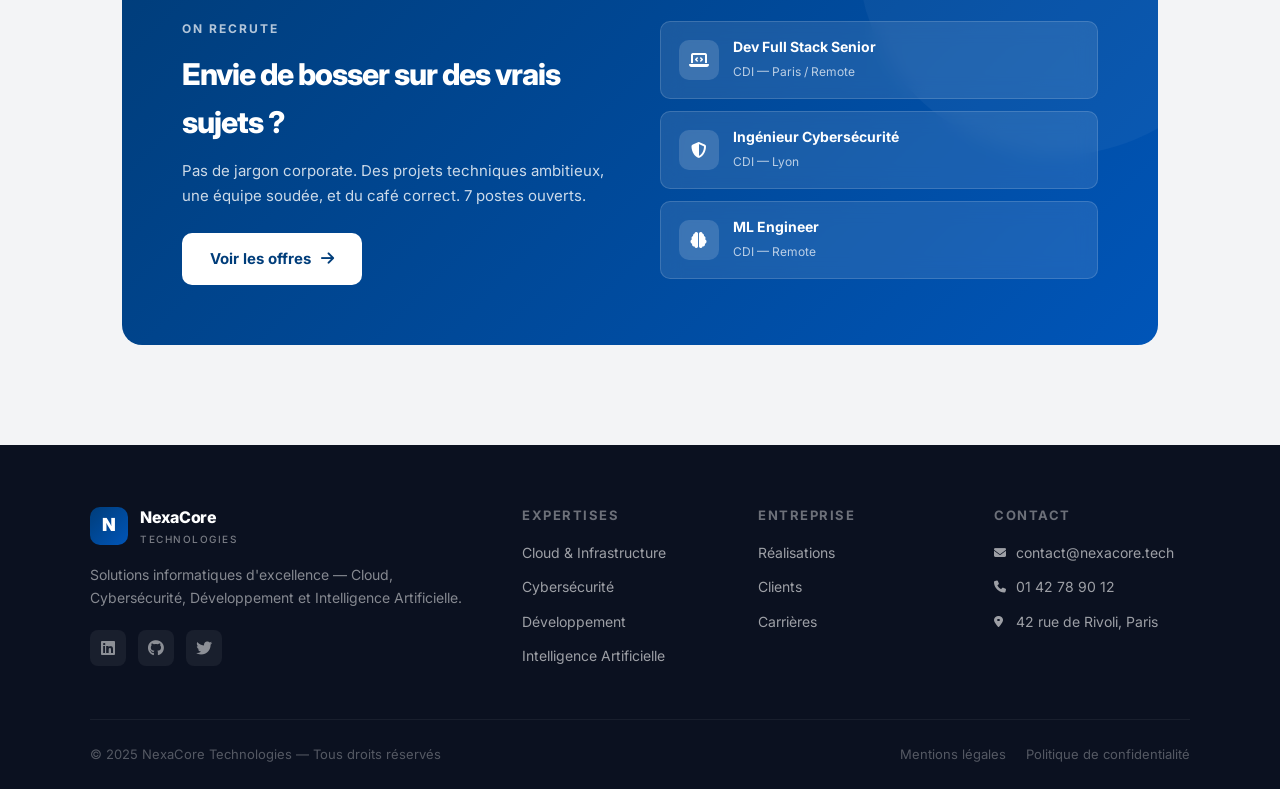
<file: nexacore/nexacore.html>
<!DOCTYPE html>
<html lang="fr">
<head>
  <meta charset="UTF-8">
  <meta name="viewport" content="width=device-width, initial-scale=1.0">
  <title>NexaCore Technologies — Solutions Informatiques d'Excellence</title>
  <link rel="stylesheet" href="https://cdnjs.cloudflare.com/ajax/libs/font-awesome/6.4.0/css/all.min.css">
  <link rel="preconnect" href="https://fonts.googleapis.com">
  <link href="https://fonts.googleapis.com/css2?family=Inter:wght@300;400;500;600;700;800;900&display=swap" rel="stylesheet">
  <link rel="stylesheet" href="nexacore.css">
</head>
<body>

  <!-- ====== NAVBAR ====== -->
  <nav class="nav" id="nav">
    <div class="nav-inner">
      <a href="nexacore.html" class="nav-logo">
        <div class="logo-mark">N</div>
        <div class="logo-text">
          <span class="logo-name">NexaCore</span>
          <span class="logo-sub">Technologies</span>
        </div>
      </a>

      <button class="nav-burger" id="navBurger" onclick="toggleMenu()">
        <span></span>
        <span></span>
        <span></span>
      </button>

      <ul class="nav-links" id="navLinks">
        <li><a href="nexacore.html" class="active">Accueil</a></li>
        <li><a href="#expertises">Expertises</a></li>
        <li><a href="#realisations">Réalisations</a></li>
        <li><a href="#temoignages">Clients</a></li>
        <li><a href="postuler.html" class="nav-cta">
          
          
          <i class="fas fa-users"></i> Nous rejoindre
        </a></li>

      </ul>
    </div>
  </nav>

  <!-- ====== HERO ====== -->
  <header class="hero">
    <div class="hero-noise"></div>
    <div class="hero-gradient"></div>
    <div class="hero-grid-bg"></div>

    <div class="hero-inner">
      <div class="hero-content">
        <div class="hero-eyebrow">
          <span class="eyebrow-dot"></span>
          Depuis 2011 — Paris, Lyon, Bordeaux
        </div>

        <h1>
          On conçoit le <span class="hero-highlight">socle technique</span>
          de ceux qui veulent aller plus vite.
        </h1>

        <p class="hero-desc">
          Infrastructure cloud, cybersécurité, développement sur-mesure et
          intelligence artificielle. NexaCore accompagne les entreprises
          qui refusent les compromis technologiques.
        </p>

        <div class="hero-btns">
          <a href="#expertises" class="btn-main">
            Découvrir nos expertises
            <i class="fas fa-arrow-down"></i>
          </a>
          <a href="postuler.html" class="btn-ghost">
            On recrute
            <span class="btn-ghost-badge">7 postes</span>
          </a>
        </div>

        <div class="hero-metrics">
          <div class="metric">
            <div class="metric-val" data-target="140">0</div>
            <div class="metric-label">Projets livrés</div>
          </div>
          <div class="metric-sep"></div>
          <div class="metric">
            <div class="metric-val" data-target="35">0</div>
            <div class="metric-label">Ingénieurs</div>
          </div>
          <div class="metric-sep"></div>
          <div class="metric">
            <div class="metric-val" data-target="99">0</div>
            <div class="metric-label">% uptime SLA</div>
          </div>
          <div class="metric-sep"></div>
          <div class="metric">
            <div class="metric-val" data-target="12">0</div>
            <div class="metric-label">Années d'XP</div>
          </div>
        </div>
      </div>

      <div class="hero-visual">
        <div class="hv-window">
          <div class="hv-titlebar">
            <span class="hv-dot red"></span>
            <span class="hv-dot yellow"></span>
            <span class="hv-dot green"></span>
            <span class="hv-filename">nexacore_infra.yml</span>
          </div>
          <pre class="hv-code"><code><span class="code-comment"># NexaCore — Stack Production</span>
<span class="code-key">cluster</span>:
  <span class="code-key">name</span>: <span class="code-str">"nexacore-prod"</span>
  <span class="code-key">nodes</span>: <span class="code-num">12</span>
  <span class="code-key">region</span>: <span class="code-str">"eu-west-3"</span>

<span class="code-key">security</span>:
  <span class="code-key">firewall</span>: <span class="code-bool">enabled</span>
  <span class="code-key">encryption</span>: <span class="code-str">"AES-256"</span>
  <span class="code-key">soc</span>: <span class="code-str">"24/7"</span>

<span class="code-key">monitoring</span>:
  <span class="code-key">uptime_sla</span>: <span class="code-str">"99.95%"</span>
  <span class="code-key">alerting</span>: <span class="code-bool">true</span>
  <span class="code-key">ai_anomaly</span>: <span class="code-bool">enabled</span></code></pre>
        </div>
        <div class="hv-float hv-float-1">
          <i class="fas fa-shield-alt"></i>
          <span>SOC actif</span>
        </div>
        <div class="hv-float hv-float-2">
          <i class="fas fa-check-circle"></i>
          <span>Deploy OK — 0.4s</span>
        </div>
        <div class="hv-float hv-float-3">
          <i class="fas fa-chart-line"></i>
          <span>CPU 23%</span>
        </div>
      </div>
    </div>
  </header>

  <!-- ====== BANDEAU CLIENTS ====== -->
  <section class="clients-band">
    <div class="clients-inner">
      <span class="clients-label">Ils nous font confiance</span>
      <div class="clients-logos">
        <div class="client-logo">Engie</div>
        <div class="client-logo">BNP Paribas</div>
        <div class="client-logo">Dassault Systèmes</div>
        <div class="client-logo">OVHcloud</div>
        <div class="client-logo">Thales</div>
        <div class="client-logo">Doctolib</div>
      </div>
    </div>
  </section>

  <!-- ====== EXPERTISES ====== -->
  <section class="expertises" id="expertises">
    <div class="section-inner">
      <div class="section-header">
        <span class="section-tag">Ce qu'on sait faire</span>
        <h2>Quatre piliers, zéro zone d'ombre.</h2>
        <p>Chaque brique de votre SI mérite une expertise dédiée. On ne fait pas de généralisme.</p>
      </div>

      <div class="exp-grid">
        <div class="exp-card">
          <div class="exp-icon">
            <i class="fas fa-cloud"></i>
          </div>
          <div class="exp-num">01</div>
          <h3>Cloud & Infrastructure</h3>
          <p>
            Architecture multi-cloud, migration, Kubernetes en production,
            IaC avec Terraform. On construit des plateformes qui tiennent
            la charge — pas des POC qu'on jette après la démo.
          </p>
          <ul class="exp-techs">
            <li>AWS</li>
            <li>Azure</li>
            <li>GCP</li>
            <li>Terraform</li>
            <li>K8s</li>
          </ul>
        </div>

        <div class="exp-card">
          <div class="exp-icon">
            <i class="fas fa-shield-alt"></i>
          </div>
          <div class="exp-num">02</div>
          <h3>Cybersécurité</h3>
          <p>
            Audit, pentest, SOC managé, conformité RGPD et ISO 27001.
            Notre équipe Red Team trouve les failles avant les autres.
            Pas de slides PowerPoint — du concret.
          </p>
          <ul class="exp-techs">
            <li>SIEM</li>
            <li>Zero Trust</li>
            <li>Pentest</li>
            <li>SOC 24/7</li>
          </ul>
        </div>

        <div class="exp-card">
          <div class="exp-icon">
            <i class="fas fa-code"></i>
          </div>
          <div class="exp-num">03</div>
          <h3>Développement Sur-Mesure</h3>
          <p>
            Applications web, API, plateformes SaaS. On code propre,
            on teste, on déploie en CI/CD. Du backend robuste au
            frontend soigné — la stack complète, sans sous-traitance.
          </p>
          <ul class="exp-techs">
            <li>React</li>
            <li>Node.js</li>
            <li>Python</li>
            <li>PostgreSQL</li>
            <li>Docker</li>
          </ul>
        </div>

        <div class="exp-card">
          <div class="exp-icon">
            <i class="fas fa-brain"></i>
          </div>
          <div class="exp-num">04</div>
          <h3>Intelligence Artificielle</h3>
          <p>
            ML en production, NLP, computer vision, LLM fine-tuning.
            On ne fait pas de l'IA pour le buzz — on déploie des modèles
            qui génèrent du ROI mesurable.
          </p>
          <ul class="exp-techs">
            <li>PyTorch</li>
            <li>LangChain</li>
            <li>MLflow</li>
            <li>RAG</li>
            <li>LLM</li>
          </ul>
        </div>
      </div>
    </div>
  </section>

  <!-- ====== RÉALISATIONS ====== -->
  <section class="realisations" id="realisations">
    <div class="section-inner">
      <div class="section-header">
        <span class="section-tag">Cas concrets</span>
        <h2>Ce qu'on a construit récemment.</h2>
        <p>Pas de lorem ipsum — des vrais projets, des vrais résultats.</p>
      </div>

      <div class="real-grid">
        <div class="real-card real-card-big">
          <div class="real-tag">Cloud Migration</div>
          <h3>Migration multi-cloud pour un groupe bancaire</h3>
          <p>
            +200 serveurs migrés d'un datacenter legacy vers AWS et Azure
            en 6 mois. Zero downtime. Réduction des coûts infra de 40%.
          </p>
          <div class="real-metrics">
            <div class="rm"><strong>200+</strong> serveurs</div>
            <div class="rm"><strong>-40%</strong> coûts</div>
            <div class="rm"><strong>0</strong> downtime</div>
          </div>
        </div>

        <div class="real-card">
          <div class="real-tag">Cybersécurité</div>
          <h3>SOC managé — secteur santé</h3>
          <p>
            Mise en place d'un SOC 24/7 pour une chaîne de cliniques.
            +3000 alertes traitées/mois, 12 incidents critiques bloqués
            la première année.
          </p>
          <div class="real-metrics">
            <div class="rm"><strong>24/7</strong></div>
            <div class="rm"><strong>3k</strong> alertes/mois</div>
          </div>
        </div>

        <div class="real-card">
          <div class="real-tag">IA / NLP</div>
          <h3>Chatbot IA pour un e-commerçant</h3>
          <p>
            Déploiement d'un assistant IA basé sur un LLM fine-tuné.
            -60% de tickets support niveau 1, satisfaction client +25%.
          </p>
          <div class="real-metrics">
            <div class="rm"><strong>-60%</strong> tickets</div>
            <div class="rm"><strong>+25%</strong> CSAT</div>
          </div>
        </div>

        <div class="real-card">
          <div class="real-tag">Dev Sur-Mesure</div>
          <h3>Plateforme SaaS RH</h3>
          <p>
            Conception et développement d'une plateforme de gestion
            des talents pour une scale-up de 500 employés.
            Stack React + Node.js + PostgreSQL.
          </p>
          <div class="real-metrics">
            <div class="rm"><strong>500</strong> users</div>
            <div class="rm"><strong>99.9%</strong> uptime</div>
          </div>
        </div>
      </div>
    </div>
  </section>

  <!-- ====== MÉTHODO ====== -->
  <section class="methodo">
    <div class="section-inner">
      <div class="section-header">
        <span class="section-tag">Notre approche</span>
        <h2>Pas de bullshit, que du livrable.</h2>
        <p>Notre méthode en 4 temps — éprouvée sur +140 projets.</p>
      </div>

      <div class="methodo-timeline">
        <div class="mt-step">
          <div class="mt-num">01</div>
          <div class="mt-content">
            <h3>Cadrage</h3>
            <p>On écoute, on challenge, on délimite le scope. Pas de cahier des charges de 80 pages — un document clair avec les vrais enjeux.</p>
          </div>
        </div>
        <div class="mt-line"></div>
        <div class="mt-step">
          <div class="mt-num">02</div>
          <div class="mt-content">
            <h3>Architecture</h3>
            <p>On dessine la solution technique. Choix de stack, schéma d'infra, plan de sécurité. Tout est validé avant d'écrire la première ligne.</p>
          </div>
        </div>
        <div class="mt-line"></div>
        <div class="mt-step">
          <div class="mt-num">03</div>
          <div class="mt-content">
            <h3>Build</h3>
            <p>Sprints de 2 semaines, démos régulières, CI/CD dès le jour 1. Vous voyez le produit avancer — pas de tunnel.</p>
          </div>
        </div>
        <div class="mt-line"></div>
        <div class="mt-step">
          <div class="mt-num">04</div>
          <div class="mt-content">
            <h3>Run & Support</h3>
            <p>Mise en prod, monitoring, support N2/N3. On ne disparaît pas après le go-live — on reste dans la boucle.</p>
          </div>
        </div>
      </div>
    </div>
  </section>

  <!-- ====== TÉMOIGNAGES ====== -->
  <section class="temoignages" id="temoignages">
    <div class="section-inner">
      <div class="section-header">
        <span class="section-tag">Retours clients</span>
        <h2>Ce qu'ils disent de nous.</h2>
      </div>

      <div class="temo-grid">
        <div class="temo-card">
          <div class="temo-stars">★★★★★</div>
          <p>
            « NexaCore a repris notre infra en main en 3 mois. Avant,
            on avait un incident majeur par semaine. Depuis — rien.
            C'est devenu transparent. »
          </p>
          <div class="temo-author">
            <div class="temo-avatar">SB</div>
            <div>
              <strong>Sophie Bertrand</strong>
              <span>CTO — MedTech Solutions</span>
            </div>
          </div>
        </div>

        <div class="temo-card">
          <div class="temo-stars">★★★★★</div>
          <p>
            « L'équipe dev a livré notre plateforme SaaS en avance.
            Code propre, bien documenté. C'est assez rare pour
            être souligné. »
          </p>
          <div class="temo-author">
            <div class="temo-avatar">ML</div>
            <div>
              <strong>Marc Leblanc</strong>
              <span>CEO — FinApp</span>
            </div>
          </div>
        </div>

        <div class="temo-card">
          <div class="temo-stars">★★★★★</div>
          <p>
            « Leur Red Team a trouvé 3 failles critiques que nos audits
            précédents avaient ratées. Depuis, on dort mieux la nuit. »
          </p>
          <div class="temo-author">
            <div class="temo-avatar">AT</div>
            <div>
              <strong>Amélie Tran</strong>
              <span>RSSI — Groupe LogiSanté</span>
            </div>
          </div>
        </div>
      </div>
    </div>
  </section>

  <!-- ====== CTA CARRIÈRES ====== -->
  <section class="cta-carrieres">
    <div class="section-inner">
      <div class="cta-box">
        <div class="cta-text">
          <span class="section-tag" style="color:rgba(255,255,255,0.7);">On recrute</span>
          <h2>Envie de bosser sur des vrais sujets ?</h2>
          <p>
            Pas de jargon corporate. Des projets techniques ambitieux,
            une équipe soudée, et du café correct. 7 postes ouverts.
          </p>
          <a href="postuler.html" class="btn-main" style="background:white; color:#003d7a;">
            Voir les offres
            <i class="fas fa-arrow-right"></i>
          </a>
        </div>
        <div class="cta-visual">
          <div class="cta-card">
            <div class="cta-card-icon"><i class="fas fa-laptop-code"></i></div>
            <div>
              <strong>Dev Full Stack Senior</strong>
              <span>CDI — Paris / Remote</span>
            </div>
          </div>
          <div class="cta-card">
            <div class="cta-card-icon"><i class="fas fa-shield-alt"></i></div>
            <div>
              <strong>Ingénieur Cybersécurité</strong>
              <span>CDI — Lyon</span>
            </div>
          </div>
          <div class="cta-card">
            <div class="cta-card-icon"><i class="fas fa-brain"></i></div>
            <div>
              <strong>ML Engineer</strong>
              <span>CDI — Remote</span>
            </div>
          </div>
        </div>
      </div>
    </div>
  </section>

  <!-- ====== FOOTER ====== -->
  <footer class="footer">
    <div class="footer-inner">
      <div class="footer-main">
        <div class="footer-brand">
          <div class="logo-mark">N</div>
          <div>
            <div class="logo-name">NexaCore</div>
            <div class="logo-sub">Technologies</div>
          </div>
        </div>
        <p class="footer-desc">
          Solutions informatiques d'excellence — Cloud, Cybersécurité,
          Développement et Intelligence Artificielle.
        </p>
        <div class="footer-socials">
          <a href="#"><i class="fab fa-linkedin"></i></a>
          <a href="#"><i class="fab fa-github"></i></a>
          <a href="#"><i class="fab fa-twitter"></i></a>
        </div>
      </div>

      <div class="footer-col">
        <h4>Expertises</h4>
        <a href="#expertises">Cloud & Infrastructure</a>
        <a href="#expertises">Cybersécurité</a>
        <a href="#expertises">Développement</a>
        <a href="#expertises">Intelligence Artificielle</a>
      </div>

      <div class="footer-col">
        <h4>Entreprise</h4>
        <a href="#realisations">Réalisations</a>
        <a href="#temoignages">Clients</a>
        <a href="carrieres.html">Carrières</a>
      </div>

      <div class="footer-col">
        <h4>Contact</h4>
        <a href="mailto:contact@nexacore.tech">
          <i class="fas fa-envelope"></i> contact@nexacore.tech
        </a>
        <a href="tel:+33142789012">
          <i class="fas fa-phone"></i> 01 42 78 90 12
        </a>
        <a href="#">
          <i class="fas fa-map-marker-alt"></i> 42 rue de Rivoli, Paris
        </a>
      </div>
    </div>

    <div class="footer-bottom">
      <p>© 2025 NexaCore Technologies — Tous droits réservés</p>
      <div class="footer-bottom-links">
        <a href="#">Mentions légales</a>
        <a href="#">Politique de confidentialité</a>
      </div>
    </div>
  </footer>

  <script src="nexacore.js"></script>
</body>
</html>
</file>
<file: nexacore.css>
/* ==========================================
   NEXACORE TECHNOLOGIES — STYLES
   ========================================== */

/* ── RESET & BASE ── */
*, *::before, *::after {
  margin: 0;
  padding: 0;
  box-sizing: border-box;
}

:root {
  --blue: #003d7a;
  --blue-light: #0055b8;
  --blue-pale: #e8f0fe;
  --dark: #0b1120;
  --dark-soft: #1a2332;
  --gray-900: #111827;
  --gray-700: #374151;
  --gray-500: #6b7280;
  --gray-300: #d1d5db;
  --gray-100: #f3f4f6;
  --white: #ffffff;
  --green: #059669;
  --orange: #d97706;
  --red: #dc2626;
  --purple: #7c3aed;
  --radius: 12px;
  --radius-lg: 20px;
  --shadow: 0 1px 3px rgba(0,0,0,0.08);
  --shadow-md: 0 4px 20px rgba(0,0,0,0.08);
  --shadow-lg: 0 20px 60px rgba(0,0,0,0.12);
  --transition: 0.3s cubic-bezier(0.4, 0, 0.2, 1);
}

html {
  scroll-behavior: smooth;
  scroll-padding-top: 80px;
}

body {
  font-family: 'Inter', -apple-system, BlinkMacSystemFont, sans-serif;
  color: var(--gray-900);
  background: var(--white);
  line-height: 1.6;
  -webkit-font-smoothing: antialiased;
}

a { text-decoration: none; color: inherit; }
img { max-width: 100%; display: block; }

/* ── NAVBAR ── */
.nav {
  position: fixed;
  top: 0;
  left: 0;
  right: 0;
  z-index: 1000;
  padding: 0 32px;
  height: 72px;
  background: rgba(11, 17, 32, 0.85);
  backdrop-filter: blur(20px);
  border-bottom: 1px solid rgba(255,255,255,0.06);
  transition: var(--transition);
}

.nav.scrolled {
  background: rgba(11, 17, 32, 0.95);
  box-shadow: 0 4px 30px rgba(0,0,0,0.2);
}

.nav-inner {
  max-width: 1200px;
  margin: 0 auto;
  height: 100%;
  display: flex;
  align-items: center;
  justify-content: space-between;
}

.nav-logo {
  display: flex;
  align-items: center;
  gap: 12px;
}

.logo-mark {
  width: 38px;
  height: 38px;
  background: linear-gradient(135deg, var(--blue), var(--blue-light));
  border-radius: 10px;
  display: flex;
  align-items: center;
  justify-content: center;
  color: white;
  font-weight: 900;
  font-size: 18px;
  flex-shrink: 0;
}

.logo-text {
  display: flex;
  flex-direction: column;
  line-height: 1.2;
}

.logo-name {
  color: white;
  font-weight: 800;
  font-size: 16px;
  letter-spacing: -0.3px;
}

.logo-sub {
  color: rgba(255,255,255,0.45);
  font-size: 10px;
  font-weight: 500;
  text-transform: uppercase;
  letter-spacing: 1.5px;
}

.nav-links {
  list-style: none;
  display: flex;
  align-items: center;
  gap: 4px;
}

.nav-links a {
  padding: 8px 16px;
  color: rgba(255,255,255,0.7);
  font-size: 14px;
  font-weight: 500;
  border-radius: 8px;
  transition: var(--transition);
}

.nav-links a:hover,
.nav-links a.active {
  color: white;
  background: rgba(255,255,255,0.08);
}

.nav-cta {
  background: var(--blue) !important;
  color: white !important;
  font-weight: 600 !important;
  padding: 8px 20px !important;
  display: inline-flex;
  align-items: center;
  gap: 6px;
}

.nav-cta:hover {
  background: var(--blue-light) !important;
  transform: translateY(-1px);
}

.nav-burger {
  display: none;
  flex-direction: column;
  gap: 5px;
  background: none;
  border: none;
  cursor: pointer;
  padding: 8px;
}

.nav-burger span {
  width: 22px;
  height: 2px;
  background: white;
  border-radius: 2px;
  transition: var(--transition);
}

.nav-burger.open span:nth-child(1) {
  transform: rotate(45deg) translate(5px, 5px);
}
.nav-burger.open span:nth-child(2) {
  opacity: 0;
}
.nav-burger.open span:nth-child(3) {
  transform: rotate(-45deg) translate(5px, -5px);
}

/* ── HERO ── */
.hero {
  min-height: 100vh;
  background: var(--dark);
  position: relative;
  display: flex;
  align-items: center;
  padding: 120px 32px 80px;
  overflow: hidden;
}

.hero-noise {
  position: absolute;
  inset: 0;
  background-image: url("data:image/svg+xml,%3Csvg viewBox='0 0 256 256' xmlns='http://www.w3.org/2000/svg'%3E%3Cfilter id='noise'%3E%3CfeTurbulence type='fractalNoise' baseFrequency='0.9' numOctaves='4' stitchTiles='stitch'/%3E%3C/filter%3E%3Crect width='100%25' height='100%25' filter='url(%23noise)' opacity='0.03'/%3E%3C/svg%3E");
  pointer-events: none;
}

.hero-gradient {
  position: absolute;
  width: 600px;
  height: 600px;
  top: -200px;
  right: -100px;
  background: radial-gradient(circle, rgba(0,61,122,0.25) 0%, transparent 70%);
  pointer-events: none;
}

.hero-grid-bg {
  position: absolute;
  inset: 0;
  background-image:
    linear-gradient(rgba(255,255,255,0.02) 1px, transparent 1px),
    linear-gradient(90deg, rgba(255,255,255,0.02) 1px, transparent 1px);
  background-size: 60px 60px;
  pointer-events: none;
}

.hero-inner {
  max-width: 1200px;
  margin: 0 auto;
  display: grid;
  grid-template-columns: 1fr 1fr;
  gap: 80px;
  align-items: center;
  position: relative;
  z-index: 1;
  width: 100%;
}

.hero-content { color: white; }

.hero-eyebrow {
  display: inline-flex;
  align-items: center;
  gap: 10px;
  font-size: 13px;
  color: rgba(255,255,255,0.5);
  font-weight: 500;
  margin-bottom: 24px;
}

.eyebrow-dot {
  width: 8px;
  height: 8px;
  background: var(--green);
  border-radius: 50%;
  animation: blink 2s ease-in-out infinite;
}

@keyframes blink {
  0%, 100% { opacity: 1; }
  50% { opacity: 0.3; }
}

.hero h1 {
  font-size: 52px;
  font-weight: 800;
  line-height: 1.15;
  letter-spacing: -2px;
  margin-bottom: 20px;
}

.hero-highlight {
  background: linear-gradient(135deg, #60a5fa, #a78bfa);
  -webkit-background-clip: text;
  -webkit-text-fill-color: transparent;
  background-clip: text;
}

.hero-desc {
  font-size: 17px;
  color: rgba(255,255,255,0.6);
  line-height: 1.8;
  margin-bottom: 32px;
  max-width: 480px;
}

.hero-btns {
  display: flex;
  gap: 14px;
  margin-bottom: 48px;
  flex-wrap: wrap;
}

.btn-main {
  background: var(--blue);
  color: white;
  padding: 14px 28px;
  border-radius: 10px;
  font-weight: 700;
  font-size: 15px;
  display: inline-flex;
  align-items: center;
  gap: 10px;
  transition: var(--transition);
  border: none;
  cursor: pointer;
}

.btn-main:hover {
  background: var(--blue-light);
  transform: translateY(-2px);
  box-shadow: 0 8px 30px rgba(0,61,122,0.4);
}

.btn-ghost {
  background: transparent;
  color: white;
  padding: 14px 28px;
  border-radius: 10px;
  font-weight: 600;
  font-size: 15px;
  display: inline-flex;
  align-items: center;
  gap: 10px;
  border: 1px solid rgba(255,255,255,0.15);
  transition: var(--transition);
  cursor: pointer;
}

.btn-ghost:hover {
  border-color: rgba(255,255,255,0.3);
  background: rgba(255,255,255,0.05);
}

.btn-ghost-badge {
  background: var(--green);
  padding: 2px 10px;
  border-radius: 20px;
  font-size: 11px;
  font-weight: 700;
}

.hero-metrics {
  display: flex;
  gap: 0;
  align-items: center;
}

.metric {
  text-align: center;
  padding: 0 24px;
}

.metric-val {
  font-size: 36px;
  font-weight: 900;
  color: white;
  letter-spacing: -1px;
}

.metric-label {
  font-size: 12px;
  color: rgba(255,255,255,0.4);
  margin-top: 2px;
  font-weight: 500;
}

.metric-sep {
  width: 1px;
  height: 40px;
  background: rgba(255,255,255,0.1);
}

/* Hero Visual */
.hero-visual {
  position: relative;
}

.hv-window {
  background: var(--dark-soft);
  border: 1px solid rgba(255,255,255,0.08);
  border-radius: 12px;
  overflow: hidden;
  box-shadow: 0 30px 80px rgba(0,0,0,0.4);
}

.hv-titlebar {
  display: flex;
  align-items: center;
  gap: 8px;
  padding: 12px 16px;
  background: rgba(255,255,255,0.03);
  border-bottom: 1px solid rgba(255,255,255,0.06);
}

.hv-dot {
  width: 12px;
  height: 12px;
  border-radius: 50%;
}
.hv-dot.red { background: #ff5f57; }
.hv-dot.yellow { background: #febc2e; }
.hv-dot.green { background: #28c840; }

.hv-filename {
  margin-left: auto;
  font-size: 12px;
  color: rgba(255,255,255,0.3);
  font-family: 'SF Mono', 'Fira Code', monospace;
}

.hv-code {
  padding: 24px;
  font-family: 'SF Mono', 'Fira Code', 'Consolas', monospace;
  font-size: 13px;
  line-height: 1.8;
  color: rgba(255,255,255,0.6);
  overflow: hidden;
}

.code-comment { color: rgba(255,255,255,0.25); }
.code-key { color: #60a5fa; }
.code-str { color: #34d399; }
.code-num { color: #fbbf24; }
.code-bool { color: #a78bfa; }

.hv-float {
  position: absolute;
  background: var(--dark-soft);
  border: 1px solid rgba(255,255,255,0.1);
  border-radius: 8px;
  padding: 8px 14px;
  display: flex;
  align-items: center;
  gap: 8px;
  font-size: 12px;
  color: rgba(255,255,255,0.7);
  font-weight: 600;
  box-shadow: 0 10px 30px rgba(0,0,0,0.3);
}

.hv-float i { font-size: 14px; }

.hv-float-1 {
  top: -20px;
  right: -20px;
  color: var(--green);
  animation: floatY 4s ease-in-out infinite;
}

.hv-float-2 {
  bottom: 60px;
  left: -30px;
  color: #34d399;
  animation: floatY 5s ease-in-out infinite 1s;
}

.hv-float-3 {
  bottom: -15px;
  right: 40px;
  color: #60a5fa;
  animation: floatY 4.5s ease-in-out infinite 0.5s;
}

@keyframes floatY {
  0%, 100% { transform: translateY(0); }
  50% { transform: translateY(-10px); }
}

/* ── CLIENTS BAND ── */
.clients-band {
  background: var(--gray-100);
  border-top: 1px solid var(--gray-300);
  border-bottom: 1px solid var(--gray-300);
  padding: 24px 32px;
}

.clients-inner {
  max-width: 1200px;
  margin: 0 auto;
  display: flex;
  align-items: center;
  gap: 40px;
}

.clients-label {
  font-size: 12px;
  color: var(--gray-500);
  font-weight: 600;
  text-transform: uppercase;
  letter-spacing: 1px;
  white-space: nowrap;
}

.clients-logos {
  display: flex;
  gap: 40px;
  align-items: center;
  overflow: hidden;
  flex: 1;
}

.client-logo {
  font-size: 15px;
  font-weight: 700;
  color: var(--gray-500);
  opacity: 0.5;
  white-space: nowrap;
  letter-spacing: -0.3px;
}

/* ── SECTIONS COMMON ── */
.section-inner {
  max-width: 1100px;
  margin: 0 auto;
  padding: 100px 32px;
}

.section-header {
  text-align: center;
  margin-bottom: 60px;
}

.section-tag {
  display: inline-block;
  font-size: 12px;
  font-weight: 700;
  color: var(--blue);
  text-transform: uppercase;
  letter-spacing: 2px;
  margin-bottom: 12px;
}

.section-header h2 {
  font-size: 38px;
  font-weight: 800;
  letter-spacing: -1.5px;
  color: var(--gray-900);
  margin-bottom: 12px;
}

.section-header p {
  font-size: 16px;
  color: var(--gray-500);
  max-width: 520px;
  margin: 0 auto;
}

/* ── EXPERTISES ── */
.expertises {
  background: var(--white);
}

.exp-grid {
  display: grid;
  grid-template-columns: repeat(2, 1fr);
  gap: 20px;
}

.exp-card {
  background: var(--white);
  border: 1px solid var(--gray-300);
  border-radius: var(--radius-lg);
  padding: 36px;
  position: relative;
  overflow: hidden;
  transition: var(--transition);
}

.exp-card:hover {
  border-color: var(--blue);
  box-shadow: 0 10px 40px rgba(0,61,122,0.08);
  transform: translateY(-4px);
}

.exp-icon {
  width: 48px;
  height: 48px;
  background: var(--blue-pale);
  border-radius: 12px;
  display: flex;
  align-items: center;
  justify-content: center;
  color: var(--blue);
  font-size: 20px;
  margin-bottom: 16px;
}

.exp-num {
  position: absolute;
  top: 28px;
  right: 32px;
  font-size: 60px;
  font-weight: 900;
  color: var(--gray-100);
  line-height: 1;
  letter-spacing: -3px;
  user-select: none;
}

.exp-card h3 {
  font-size: 20px;
  font-weight: 700;
  margin-bottom: 10px;
  letter-spacing: -0.5px;
}

.exp-card p {
  font-size: 14px;
  color: var(--gray-500);
  line-height: 1.7;
  margin-bottom: 16px;
}

.exp-techs {
  list-style: none;
  display: flex;
  flex-wrap: wrap;
  gap: 6px;
}

.exp-techs li {
  padding: 4px 12px;
  background: var(--gray-100);
  border-radius: 20px;
  font-size: 11px;
  font-weight: 600;
  color: var(--gray-700);
}

/* ── RÉALISATIONS ── */
.realisations {
  background: var(--gray-100);
}

.real-grid {
  display: grid;
  grid-template-columns: repeat(2, 1fr);
  gap: 20px;
}

.real-card {
  background: var(--white);
  border: 1px solid var(--gray-300);
  border-radius: var(--radius-lg);
  padding: 32px;
  transition: var(--transition);
}

.real-card:hover {
  border-color: var(--blue);
  transform: translateY(-3px);
  box-shadow: var(--shadow-md);
}

.real-card-big {
  grid-column: span 2;
}

.real-tag {
  display: inline-block;
  padding: 4px 12px;
  background: var(--blue-pale);
  color: var(--blue);
  border-radius: 20px;
  font-size: 11px;
  font-weight: 700;
  margin-bottom: 12px;
  text-transform: uppercase;
  letter-spacing: 0.5px;
}

.real-card h3 {
  font-size: 18px;
  font-weight: 700;
  margin-bottom: 8px;
  letter-spacing: -0.3px;
}

.real-card p {
  font-size: 14px;
  color: var(--gray-500);
  line-height: 1.7;
  margin-bottom: 16px;
}

.real-metrics {
  display: flex;
  gap: 20px;
}

.rm {
  font-size: 13px;
  color: var(--gray-700);
}

.rm strong {
  color: var(--blue);
  font-weight: 800;
}

/* ── MÉTHODO ── */
.methodo {
  background: var(--dark);
  color: white;
}

.methodo .section-tag { color: rgba(255,255,255,0.5); }
.methodo .section-header h2 { color: white; }
.methodo .section-header p { color: rgba(255,255,255,0.5); }

.methodo-timeline {
  max-width: 600px;
  margin: 0 auto;
}

.mt-step {
  display: flex;
  gap: 24px;
  align-items: flex-start;
}

.mt-num {
  width: 44px;
  height: 44px;
  background: var(--blue);
  border-radius: 50%;
  display: flex;
  align-items: center;
  justify-content: center;
  font-weight: 800;
  font-size: 16px;
  flex-shrink: 0;
}

.mt-content h3 {
  font-size: 18px;
  font-weight: 700;
  margin-bottom: 6px;
}

.mt-content p {
  font-size: 14px;
  color: rgba(255,255,255,0.5);
  line-height: 1.7;
}

.mt-line {
  width: 2px;
  height: 40px;
  background: rgba(255,255,255,0.1);
  margin-left: 21px;
  margin: 8px 0 8px 21px;
}

/* ── TÉMOIGNAGES ── */
.temoignages {
  background: var(--white);
}

.temo-grid {
  display: grid;
  grid-template-columns: repeat(3, 1fr);
  gap: 20px;
}

.temo-card {
  background: var(--white);
  border: 1px solid var(--gray-300);
  border-radius: var(--radius-lg);
  padding: 32px;
  transition: var(--transition);
}

.temo-card:hover {
  border-color: var(--blue);
  transform: translateY(-3px);
  box-shadow: var(--shadow-md);
}

.temo-stars {
  color: #fbbf24;
  font-size: 16px;
  margin-bottom: 16px;
  letter-spacing: 2px;
}

.temo-card p {
  font-size: 14px;
  color: var(--gray-700);
  line-height: 1.7;
  font-style: italic;
  margin-bottom: 20px;
}

.temo-author {
  display: flex;
  align-items: center;
  gap: 12px;
}

.temo-avatar {
  width: 40px;
  height: 40px;
  background: var(--blue-pale);
  color: var(--blue);
  border-radius: 50%;
  display: flex;
  align-items: center;
  justify-content: center;
  font-weight: 800;
  font-size: 14px;
}

.temo-author strong {
  display: block;
  font-size: 14px;
  color: var(--gray-900);
}

.temo-author span {
  font-size: 12px;
  color: var(--gray-500);
}

/* ── CTA CARRIÈRES ── */
.cta-carrieres {
  background: var(--gray-100);
}

.cta-box {
  background: linear-gradient(135deg, var(--blue), var(--blue-light));
  border-radius: var(--radius-lg);
  padding: 60px;
  display: grid;
  grid-template-columns: 1fr 1fr;
  gap: 40px;
  align-items: center;
  position: relative;
  overflow: hidden;
}

.cta-box::before {
  content: '';
  position: absolute;
  width: 400px;
  height: 400px;
  background: rgba(255,255,255,0.04);
  border-radius: 50%;
  top: -200px;
  right: -100px;
}

.cta-text {
  color: white;
  position: relative;
  z-index: 1;
}

.cta-text h2 {
  font-size: 30px;
  font-weight: 800;
  letter-spacing: -1px;
  margin-bottom: 12px;
}

.cta-text p {
  font-size: 15px;
  opacity: 0.8;
  line-height: 1.7;
  margin-bottom: 24px;
}

.cta-visual {
  display: flex;
  flex-direction: column;
  gap: 12px;
  position: relative;
  z-index: 1;
}

.cta-card {
  background: rgba(255,255,255,0.1);
  backdrop-filter: blur(10px);
  border: 1px solid rgba(255,255,255,0.15);
  border-radius: 10px;
  padding: 14px 18px;
  display: flex;
  align-items: center;
  gap: 14px;
  color: white;
  transition: var(--transition);
}

.cta-card:hover {
  background: rgba(255,255,255,0.15);
  transform: translateX(4px);
}

.cta-card-icon {
  width: 40px;
  height: 40px;
  background: rgba(255,255,255,0.15);
  border-radius: 10px;
  display: flex;
  align-items: center;
  justify-content: center;
  font-size: 16px;
}

.cta-card strong {
  display: block;
  font-size: 14px;
}

.cta-card span {
  font-size: 12px;
  opacity: 0.7;
}

/* ── FOOTER ── */
.footer {
  background: var(--dark);
  color: white;
  padding: 60px 32px 24px;
}

.footer-inner {
  max-width: 1100px;
  margin: 0 auto;
  display: grid;
  grid-template-columns: 2fr 1fr 1fr 1fr;
  gap: 40px;
  margin-bottom: 40px;
}

.footer-brand {
  display: flex;
  align-items: center;
  gap: 12px;
  margin-bottom: 16px;
}

.footer-desc {
  font-size: 14px;
  color: rgba(255,255,255,0.5);
  line-height: 1.7;
  margin-bottom: 20px;
}

.footer-socials {
  display: flex;
  gap: 12px;
}

.footer-socials a {
  width: 36px;
  height: 36px;
  background: rgba(255,255,255,0.06);
  border-radius: 8px;
  display: flex;
  align-items: center;
  justify-content: center;
  color: rgba(255,255,255,0.5);
  font-size: 16px;
  transition: var(--transition);
}

.footer-socials a:hover {
  background: var(--blue);
  color: white;
}

.footer-col h4 {
  font-size: 13px;
  font-weight: 700;
  color: rgba(255,255,255,0.4);
  text-transform: uppercase;
  letter-spacing: 1.5px;
  margin-bottom: 16px;
}

.footer-col a {
  display: flex;
  align-items: center;
  gap: 8px;
  font-size: 14px;
  color: rgba(255,255,255,0.6);
  margin-bottom: 12px;
  transition: var(--transition);
}

.footer-col a:hover {
  color: white;
  padding-left: 4px;
}

.footer-col a i {
  width: 14px;
  font-size: 12px;
}

.footer-bottom {
  border-top: 1px solid rgba(255,255,255,0.06);
  padding-top: 24px;
  display: flex;
  justify-content: space-between;
  align-items: center;
  max-width: 1100px;
  margin: 0 auto;
}

.footer-bottom p {
  font-size: 13px;
  color: rgba(255,255,255,0.3);
}

.footer-bottom-links {
  display: flex;
  gap: 20px;
}

.footer-bottom-links a {
  font-size: 13px;
  color: rgba(255,255,255,0.3);
  transition: var(--transition);
}

.footer-bottom-links a:hover {
  color: rgba(255,255,255,0.6);
}

/* ==========================================
   CARRIÈRES SPECIFIC
   ========================================== */

/* ── HERO CARRIÈRES ── */
.carrieres-hero {
  background: var(--dark);
  position: relative;
  padding: 140px 32px 80px;
  text-align: center;
  color: white;
  overflow: hidden;
}

.carrieres-hero-inner {
  max-width: 700px;
  margin: 0 auto;
  position: relative;
  z-index: 1;
}

.carrieres-hero h1 {
  font-size: 44px;
  font-weight: 800;
  letter-spacing: -2px;
  line-height: 1.2;
  margin-bottom: 16px;
}

.carrieres-hero .hero-desc {
  margin: 0 auto 40px;
  max-width: 520px;
}

.carrieres-hero-stats {
  display: flex;
  justify-content: center;
  gap: 40px;
}

.ch-stat {
  display: flex;
  align-items: center;
  gap: 12px;
}

.ch-stat i {
  font-size: 20px;
  color: var(--blue-light);
}

.ch-stat strong {
  display: block;
  font-size: 22px;
  font-weight: 800;
}

.ch-stat span {
  font-size: 12px;
  color: rgba(255,255,255,0.5);
}

/* ── WHY JOIN ── */
.why-join {
  background: var(--white);
}

.why-grid {
  display: grid;
  grid-template-columns: repeat(3, 1fr);
  gap: 20px;
}

.why-card {
  background: var(--white);
  border: 1px solid var(--gray-300);
  border-radius: var(--radius-lg);
  padding: 32px;
  transition: var(--transition);
}

.why-card:hover {
  border-color: var(--blue);
  transform: translateY(-4px);
  box-shadow: var(--shadow-md);
}

.why-icon {
  width: 48px;
  height: 48px;
  background: var(--blue-pale);
  border-radius: 12px;
  display: flex;
  align-items: center;
  justify-content: center;
  color: var(--blue);
  font-size: 20px;
  margin-bottom: 16px;
}

.why-card h3 {
  font-size: 18px;
  font-weight: 700;
  margin-bottom: 8px;
  letter-spacing: -0.3px;
}

.why-card p {
  font-size: 14px;
  color: var(--gray-500);
  line-height: 1.7;
}

/* ── OFFRES ── */
.offres-section {
  background: var(--gray-100);
}

.offres-filters {
  display: flex;
  gap: 16px;
  margin-bottom: 30px;
  flex-wrap: wrap;
  align-items: center;
}

.offre-search-box {
  position: relative;
  flex: 1;
  min-width: 240px;
}

.offre-search-box i {
  position: absolute;
  left: 14px;
  top: 50%;
  transform: translateY(-50%);
  color: var(--gray-500);
  font-size: 14px;
}

.offre-search-box input {
  width: 100%;
  padding: 12px 16px 12px 40px;
  border: 2px solid var(--gray-300);
  border-radius: 10px;
  font-size: 14px;
  font-family: inherit;
  outline: none;
  transition: var(--transition);
  background: var(--white);
  color: var(--gray-900);
}

.offre-search-box input:focus {
  border-color: var(--blue);
  box-shadow: 0 0 0 3px rgba(0,61,122,0.1);
}

.offre-filter-pills {
  display: flex;
  gap: 6px;
  flex-wrap: wrap;
}

.pill {
  padding: 8px 18px;
  border: 1px solid var(--gray-300);
  border-radius: 24px;
  background: var(--white);
  font-size: 13px;
  font-weight: 600;
  color: var(--gray-700);
  cursor: pointer;
  transition: var(--transition);
  font-family: inherit;
}

.pill:hover {
  border-color: var(--blue);
  color: var(--blue);
}

.pill.active {
  background: var(--blue);
  color: white;
  border-color: var(--blue);
}

.offres-loading {
  text-align: center;
  padding: 60px 20px;
  color: var(--gray-500);
}

.loader-ring {
  width: 40px;
  height: 40px;
  border: 3px solid var(--gray-300);
  border-top-color: var(--blue);
  border-radius: 50%;
  animation: spin 0.7s linear infinite;
  margin: 0 auto 16px;
}

@keyframes spin { to { transform: rotate(360deg); } }

.offres-empty {
  text-align: center;
  padding: 60px 20px;
  color: var(--gray-500);
}

.offres-empty i {
  font-size: 48px;
  margin-bottom: 16px;
  display: block;
  opacity: 0.3;
}

.offres-list {
  display: flex;
  flex-direction: column;
  gap: 12px;
}

/* Offre card */
.offre-item {
  background: var(--white);
  border: 1px solid var(--gray-300);
  border-radius: var(--radius);
  padding: 24px 28px;
  display: grid;
  grid-template-columns: 1fr auto;
  gap: 20px;
  align-items: center;
  cursor: pointer;
  transition: var(--transition);
}

.offre-item:hover {
  border-color: var(--blue);
  box-shadow: var(--shadow-md);
  transform: translateY(-2px);
}

.offre-item-title {
  font-size: 17px;
  font-weight: 700;
  color: var(--gray-900);
  margin-bottom: 6px;
  letter-spacing: -0.3px;
}

.offre-item-meta {
  display: flex;
  gap: 16px;
  flex-wrap: wrap;
  font-size: 13px;
  color: var(--gray-500);
}

.offre-item-meta span {
  display: flex;
  align-items: center;
  gap: 5px;
}

.offre-item-meta i {
  color: var(--blue);
  font-size: 12px;
}

.offre-item-tags {
  display: flex;
  gap: 6px;
  flex-wrap: wrap;
  margin-top: 8px;
}

.offre-item-tag {
  padding: 3px 10px;
  background: var(--blue-pale);
  color: var(--blue);
  border-radius: 20px;
  font-size: 11px;
  font-weight: 600;
}

.offre-item-arrow {
  width: 40px;
  height: 40px;
  background: var(--blue-pale);
  border-radius: 50%;
  display: flex;
  align-items: center;
  justify-content: center;
  color: var(--blue);
  font-size: 14px;
  transition: var(--transition);
  flex-shrink: 0;
}

.offre-item:hover .offre-item-arrow {
  background: var(--blue);
  color: white;
  transform: translateX(4px);
}

.contract-badge {
  display: inline-block;
  padding: 3px 10px;
  border-radius: 20px;
  font-size: 11px;
  font-weight: 700;
  margin-left: 8px;
  vertical-align: middle;
}

.contract-badge.cdi { background: #d1fae5; color: #047857; }
.contract-badge.cdd { background: #fef3c7; color: #92400e; }
.contract-badge.stage { background: #ede9fe; color: #6d28d9; }
.contract-badge.alternance { background: #dbeafe; color: #1e40af; }
.contract-badge.freelance { background: #fce7f3; color: #be185d; }

/* ── OFFRE DETAIL MODAL ── */
.offre-overlay {
  display: none;
  position: fixed;
  inset: 0;
  background: rgba(0,0,0,0.6);
  z-index: 9998;
  backdrop-filter: blur(4px);
}

.offre-detail {
  display: none;
  position: fixed;
  top: 50%;
  left: 50%;
  transform: translate(-50%, -50%);
  background: var(--white);
  border-radius: var(--radius-lg);
  padding: 40px;
  z-index: 9999;
  width: 90%;
  max-width: 680px;
  max-height: 85vh;
  overflow-y: auto;
  box-shadow: var(--shadow-lg);
  animation: modalPop 0.3s ease;
}

@keyframes modalPop {
  from { opacity: 0; transform: translate(-50%, -50%) scale(0.95); }
  to   { opacity: 1; transform: translate(-50%, -50%) scale(1); }
}

.offre-detail-close {
  position: absolute;
  top: 16px;
  right: 16px;
  background: var(--gray-100);
  border: none;
  width: 36px;
  height: 36px;
  border-radius: 50%;
  font-size: 20px;
  cursor: pointer;
  display: flex;
  align-items: center;
  justify-content: center;
  color: var(--gray-500);
  transition: var(--transition);
}

.offre-detail-close:hover {
  background: #fee2e2;
  color: var(--red);
}

.od-title {
  font-size: 26px;
  font-weight: 800;
  letter-spacing: -1px;
  margin-bottom: 8px;
  padding-right: 40px;
}

.od-meta {
  display: flex;
  gap: 16px;
  flex-wrap: wrap;
  margin-bottom: 24px;
  font-size: 13px;
  color: var(--gray-500);
}

.od-meta span {
  display: flex;
  align-items: center;
  gap: 6px;
}

.od-meta i { color: var(--blue); }

.od-section {
  margin-bottom: 24px;
}

.od-section h4 {
  font-size: 14px;
  font-weight: 700;
  color: var(--blue);
  margin-bottom: 10px;
  text-transform: uppercase;
  letter-spacing: 0.5px;
  display: flex;
  align-items: center;
  gap: 8px;
}

.od-section p {
  font-size: 14px;
  color: var(--gray-700);
  line-height: 1.8;
  white-space: pre-line;
}

.od-skills {
  display: flex;
  flex-wrap: wrap;
  gap: 6px;
}

.od-skill {
  padding: 4px 14px;
  background: var(--blue-pale);
  color: var(--blue);
  border-radius: 20px;
  font-size: 12px;
  font-weight: 600;
}

.od-skill.preferred {
  background: #fef3c7;
  color: #92400e;
}

.od-apply {
  display: block;
  width: 100%;
  padding: 16px;
  background: var(--blue);
  color: white;
  border: none;
  border-radius: 10px;
  font-size: 16px;
  font-weight: 700;
  cursor: pointer;
  text-align: center;
  transition: var(--transition);
  font-family: inherit;
  margin-top: 8px;
}

.od-apply:hover {
  background: var(--blue-light);
  transform: translateY(-2px);
  box-shadow: 0 8px 25px rgba(0,61,122,0.4);
}

/* ── PROCESSUS ── */
.process-section {
  background: var(--white);
}

.process-steps {
  display: flex;
  gap: 20px;
  overflow-x: auto;
  padding-bottom: 10px;
}

.ps {
  background: var(--white);
  border: 1px solid var(--gray-300);
  border-radius: var(--radius-lg);
  padding: 28px;
  min-width: 200px;
  flex: 1;
  transition: var(--transition);
  position: relative;
}

.ps:hover {
  border-color: var(--blue);
  transform: translateY(-3px);
  box-shadow: var(--shadow-md);
}

.ps-num {
  width: 36px;
  height: 36px;
  background: var(--blue);
  color: white;
  border-radius: 50%;
  display: flex;
  align-items: center;
  justify-content: center;
  font-weight: 800;
  font-size: 14px;
  margin-bottom: 16px;
}

.ps h3 {
  font-size: 16px;
  font-weight: 700;
  margin-bottom: 8px;
}

.ps p {
  font-size: 13px;
  color: var(--gray-500);
  line-height: 1.7;
  margin-bottom: 12px;
}

.ps-time {
  font-size: 12px;
  color: var(--blue);
  font-weight: 600;
  display: flex;
  align-items: center;
  gap: 6px;
}

/* ==========================================
   RESPONSIVE
   ========================================== */
@media (max-width: 968px) {
  .hero-inner {
    grid-template-columns: 1fr;
    gap: 50px;
  }
  .hero h1 { font-size: 38px; }
  .hero-visual { display: none; }
  .exp-grid { grid-template-columns: 1fr; }
  .real-card-big { grid-column: span 1; }
  .real-grid { grid-template-columns: 1fr; }
  .temo-grid { grid-template-columns: 1fr; }
  .cta-box {
    grid-template-columns: 1fr;
    padding: 40px;
  }
  .footer-inner { grid-template-columns: 1fr 1fr; gap: 30px; }
  .why-grid { grid-template-columns: repeat(2, 1fr); }
}

@media (max-width: 768px) {
  .nav { padding: 0 20px; height: 64px; }
  .nav-burger { display: flex; }
  .nav-links {
    display: none;
    position: absolute;
    top: 64px;
    left: 0;
    right: 0;
    background: var(--dark);
    flex-direction: column;
    padding: 16px;
    gap: 4px;
    border-bottom: 1px solid rgba(255,255,255,0.06);
  }
  .nav-links.open { display: flex; }
  .nav-links a { width: 100%; padding: 12px 16px; }

  .hero { padding: 100px 20px 60px; }
  .hero h1 { font-size: 32px; letter-spacing: -1px; }
  .hero-desc { font-size: 15px; }
  .hero-btns { flex-direction: column; }
  .hero-metrics { flex-wrap: wrap; gap: 20px; }
  .metric-sep { display: none; }

  .clients-inner { flex-direction: column; gap: 16px; }
  .clients-logos { flex-wrap: wrap; gap: 20px; justify-content: center; }

  .section-inner { padding: 60px 20px; }
  .section-header h2 { font-size: 28px; }

  .why-grid { grid-template-columns: 1fr; }
  .process-steps { flex-direction: column; }
  .ps { min-width: auto; }

  .carrieres-hero { padding: 120px 20px 60px; }
  .carrieres-hero h1 { font-size: 30px; }
  .carrieres-hero-stats { flex-direction: column; gap: 16px; align-items: center; }

  .offres-filters { flex-direction: column; }
  .offre-item { grid-template-columns: 1fr; }
  .offre-item-arrow { display: none; }

  .offre-detail { padding: 24px; width: 95%; }

  .footer-inner { grid-template-columns: 1fr; }
  .footer-bottom { flex-direction: column; gap: 12px; text-align: center; }
}
</file>
<file: nexacore/nexacore.css>
/* ==========================================
   NEXACORE TECHNOLOGIES — STYLES
   ========================================== */

/* ── RESET & BASE ── */
*, *::before, *::after {
  margin: 0;
  padding: 0;
  box-sizing: border-box;
}

:root {
  --blue: #003d7a;
  --blue-light: #0055b8;
  --blue-pale: #e8f0fe;
  --dark: #0b1120;
  --dark-soft: #1a2332;
  --gray-900: #111827;
  --gray-700: #374151;
  --gray-500: #6b7280;
  --gray-300: #d1d5db;
  --gray-100: #f3f4f6;
  --white: #ffffff;
  --green: #059669;
  --orange: #d97706;
  --red: #dc2626;
  --purple: #7c3aed;
  --radius: 12px;
  --radius-lg: 20px;
  --shadow: 0 1px 3px rgba(0,0,0,0.08);
  --shadow-md: 0 4px 20px rgba(0,0,0,0.08);
  --shadow-lg: 0 20px 60px rgba(0,0,0,0.12);
  --transition: 0.3s cubic-bezier(0.4, 0, 0.2, 1);
}

html {
  scroll-behavior: smooth;
  scroll-padding-top: 80px;
}

body {
  font-family: 'Inter', -apple-system, BlinkMacSystemFont, sans-serif;
  color: var(--gray-900);
  background: var(--white);
  line-height: 1.6;
  -webkit-font-smoothing: antialiased;
}

a { text-decoration: none; color: inherit; }
img { max-width: 100%; display: block; }

/* ── NAVBAR ── */
.nav {
  position: fixed;
  top: 0;
  left: 0;
  right: 0;
  z-index: 1000;
  padding: 0 32px;
  height: 72px;
  background: rgba(11, 17, 32, 0.85);
  backdrop-filter: blur(20px);
  border-bottom: 1px solid rgba(255,255,255,0.06);
  transition: var(--transition);
}

.nav.scrolled {
  background: rgba(11, 17, 32, 0.95);
  box-shadow: 0 4px 30px rgba(0,0,0,0.2);
}

.nav-inner {
  max-width: 1200px;
  margin: 0 auto;
  height: 100%;
  display: flex;
  align-items: center;
  justify-content: space-between;
}

.nav-logo {
  display: flex;
  align-items: center;
  gap: 12px;
}

.logo-mark {
  width: 38px;
  height: 38px;
  background: linear-gradient(135deg, var(--blue), var(--blue-light));
  border-radius: 10px;
  display: flex;
  align-items: center;
  justify-content: center;
  color: white;
  font-weight: 900;
  font-size: 18px;
  flex-shrink: 0;
}

.logo-text {
  display: flex;
  flex-direction: column;
  line-height: 1.2;
}

.logo-name {
  color: white;
  font-weight: 800;
  font-size: 16px;
  letter-spacing: -0.3px;
}

.logo-sub {
  color: rgba(255,255,255,0.45);
  font-size: 10px;
  font-weight: 500;
  text-transform: uppercase;
  letter-spacing: 1.5px;
}

.nav-links {
  list-style: none;
  display: flex;
  align-items: center;
  gap: 4px;
}

.nav-links a {
  padding: 8px 16px;
  color: rgba(255,255,255,0.7);
  font-size: 14px;
  font-weight: 500;
  border-radius: 8px;
  transition: var(--transition);
}

.nav-links a:hover,
.nav-links a.active {
  color: white;
  background: rgba(255,255,255,0.08);
}

.nav-cta {
  background: var(--blue) !important;
  color: white !important;
  font-weight: 600 !important;
  padding: 8px 20px !important;
  display: inline-flex;
  align-items: center;
  gap: 6px;
}

.nav-cta:hover {
  background: var(--blue-light) !important;
  transform: translateY(-1px);
}

.nav-burger {
  display: none;
  flex-direction: column;
  gap: 5px;
  background: none;
  border: none;
  cursor: pointer;
  padding: 8px;
}

.nav-burger span {
  width: 22px;
  height: 2px;
  background: white;
  border-radius: 2px;
  transition: var(--transition);
}

.nav-burger.open span:nth-child(1) {
  transform: rotate(45deg) translate(5px, 5px);
}
.nav-burger.open span:nth-child(2) {
  opacity: 0;
}
.nav-burger.open span:nth-child(3) {
  transform: rotate(-45deg) translate(5px, -5px);
}

/* ── HERO ── */
.hero {
  min-height: 100vh;
  background: var(--dark);
  position: relative;
  display: flex;
  align-items: center;
  padding: 120px 32px 80px;
  overflow: hidden;
}

.hero-noise {
  position: absolute;
  inset: 0;
  background-image: url("data:image/svg+xml,%3Csvg viewBox='0 0 256 256' xmlns='http://www.w3.org/2000/svg'%3E%3Cfilter id='noise'%3E%3CfeTurbulence type='fractalNoise' baseFrequency='0.9' numOctaves='4' stitchTiles='stitch'/%3E%3C/filter%3E%3Crect width='100%25' height='100%25' filter='url(%23noise)' opacity='0.03'/%3E%3C/svg%3E");
  pointer-events: none;
}

.hero-gradient {
  position: absolute;
  width: 600px;
  height: 600px;
  top: -200px;
  right: -100px;
  background: radial-gradient(circle, rgba(0,61,122,0.25) 0%, transparent 70%);
  pointer-events: none;
}

.hero-grid-bg {
  position: absolute;
  inset: 0;
  background-image:
    linear-gradient(rgba(255,255,255,0.02) 1px, transparent 1px),
    linear-gradient(90deg, rgba(255,255,255,0.02) 1px, transparent 1px);
  background-size: 60px 60px;
  pointer-events: none;
}

.hero-inner {
  max-width: 1200px;
  margin: 0 auto;
  display: grid;
  grid-template-columns: 1fr 1fr;
  gap: 80px;
  align-items: center;
  position: relative;
  z-index: 1;
  width: 100%;
}

.hero-content { color: white; }

.hero-eyebrow {
  display: inline-flex;
  align-items: center;
  gap: 10px;
  font-size: 13px;
  color: rgba(255,255,255,0.5);
  font-weight: 500;
  margin-bottom: 24px;
}

.eyebrow-dot {
  width: 8px;
  height: 8px;
  background: var(--green);
  border-radius: 50%;
  animation: blink 2s ease-in-out infinite;
}

@keyframes blink {
  0%, 100% { opacity: 1; }
  50% { opacity: 0.3; }
}

.hero h1 {
  font-size: 52px;
  font-weight: 800;
  line-height: 1.15;
  letter-spacing: -2px;
  margin-bottom: 20px;
}

.hero-highlight {
  background: linear-gradient(135deg, #60a5fa, #a78bfa);
  -webkit-background-clip: text;
  -webkit-text-fill-color: transparent;
  background-clip: text;
}

.hero-desc {
  font-size: 17px;
  color: rgba(255,255,255,0.6);
  line-height: 1.8;
  margin-bottom: 32px;
  max-width: 480px;
}

.hero-btns {
  display: flex;
  gap: 14px;
  margin-bottom: 48px;
  flex-wrap: wrap;
}

.btn-main {
  background: var(--blue);
  color: white;
  padding: 14px 28px;
  border-radius: 10px;
  font-weight: 700;
  font-size: 15px;
  display: inline-flex;
  align-items: center;
  gap: 10px;
  transition: var(--transition);
  border: none;
  cursor: pointer;
}

.btn-main:hover {
  background: var(--blue-light);
  transform: translateY(-2px);
  box-shadow: 0 8px 30px rgba(0,61,122,0.4);
}

.btn-ghost {
  background: transparent;
  color: white;
  padding: 14px 28px;
  border-radius: 10px;
  font-weight: 600;
  font-size: 15px;
  display: inline-flex;
  align-items: center;
  gap: 10px;
  border: 1px solid rgba(255,255,255,0.15);
  transition: var(--transition);
  cursor: pointer;
}

.btn-ghost:hover {
  border-color: rgba(255,255,255,0.3);
  background: rgba(255,255,255,0.05);
}

.btn-ghost-badge {
  background: var(--green);
  padding: 2px 10px;
  border-radius: 20px;
  font-size: 11px;
  font-weight: 700;
}

.hero-metrics {
  display: flex;
  gap: 0;
  align-items: center;
}

.metric {
  text-align: center;
  padding: 0 24px;
}

.metric-val {
  font-size: 36px;
  font-weight: 900;
  color: white;
  letter-spacing: -1px;
}

.metric-label {
  font-size: 12px;
  color: rgba(255,255,255,0.4);
  margin-top: 2px;
  font-weight: 500;
}

.metric-sep {
  width: 1px;
  height: 40px;
  background: rgba(255,255,255,0.1);
}

/* Hero Visual */
.hero-visual {
  position: relative;
}

.hv-window {
  background: var(--dark-soft);
  border: 1px solid rgba(255,255,255,0.08);
  border-radius: 12px;
  overflow: hidden;
  box-shadow: 0 30px 80px rgba(0,0,0,0.4);
}

.hv-titlebar {
  display: flex;
  align-items: center;
  gap: 8px;
  padding: 12px 16px;
  background: rgba(255,255,255,0.03);
  border-bottom: 1px solid rgba(255,255,255,0.06);
}

.hv-dot {
  width: 12px;
  height: 12px;
  border-radius: 50%;
}
.hv-dot.red { background: #ff5f57; }
.hv-dot.yellow { background: #febc2e; }
.hv-dot.green { background: #28c840; }

.hv-filename {
  margin-left: auto;
  font-size: 12px;
  color: rgba(255,255,255,0.3);
  font-family: 'SF Mono', 'Fira Code', monospace;
}

.hv-code {
  padding: 24px;
  font-family: 'SF Mono', 'Fira Code', 'Consolas', monospace;
  font-size: 13px;
  line-height: 1.8;
  color: rgba(255,255,255,0.6);
  overflow: hidden;
}

.code-comment { color: rgba(255,255,255,0.25); }
.code-key { color: #60a5fa; }
.code-str { color: #34d399; }
.code-num { color: #fbbf24; }
.code-bool { color: #a78bfa; }

.hv-float {
  position: absolute;
  background: var(--dark-soft);
  border: 1px solid rgba(255,255,255,0.1);
  border-radius: 8px;
  padding: 8px 14px;
  display: flex;
  align-items: center;
  gap: 8px;
  font-size: 12px;
  color: rgba(255,255,255,0.7);
  font-weight: 600;
  box-shadow: 0 10px 30px rgba(0,0,0,0.3);
}

.hv-float i { font-size: 14px; }

.hv-float-1 {
  top: -20px;
  right: -20px;
  color: var(--green);
  animation: floatY 4s ease-in-out infinite;
}

.hv-float-2 {
  bottom: 60px;
  left: -30px;
  color: #34d399;
  animation: floatY 5s ease-in-out infinite 1s;
}

.hv-float-3 {
  bottom: -15px;
  right: 40px;
  color: #60a5fa;
  animation: floatY 4.5s ease-in-out infinite 0.5s;
}

@keyframes floatY {
  0%, 100% { transform: translateY(0); }
  50% { transform: translateY(-10px); }
}

/* ── CLIENTS BAND ── */
.clients-band {
  background: var(--gray-100);
  border-top: 1px solid var(--gray-300);
  border-bottom: 1px solid var(--gray-300);
  padding: 24px 32px;
}

.clients-inner {
  max-width: 1200px;
  margin: 0 auto;
  display: flex;
  align-items: center;
  gap: 40px;
}

.clients-label {
  font-size: 12px;
  color: var(--gray-500);
  font-weight: 600;
  text-transform: uppercase;
  letter-spacing: 1px;
  white-space: nowrap;
}

.clients-logos {
  display: flex;
  gap: 40px;
  align-items: center;
  overflow: hidden;
  flex: 1;
}

.client-logo {
  font-size: 15px;
  font-weight: 700;
  color: var(--gray-500);
  opacity: 0.5;
  white-space: nowrap;
  letter-spacing: -0.3px;
}

/* ── SECTIONS COMMON ── */
.section-inner {
  max-width: 1100px;
  margin: 0 auto;
  padding: 100px 32px;
}

.section-header {
  text-align: center;
  margin-bottom: 60px;
}

.section-tag {
  display: inline-block;
  font-size: 12px;
  font-weight: 700;
  color: var(--blue);
  text-transform: uppercase;
  letter-spacing: 2px;
  margin-bottom: 12px;
}

.section-header h2 {
  font-size: 38px;
  font-weight: 800;
  letter-spacing: -1.5px;
  color: var(--gray-900);
  margin-bottom: 12px;
}

.section-header p {
  font-size: 16px;
  color: var(--gray-500);
  max-width: 520px;
  margin: 0 auto;
}

/* ── EXPERTISES ── */
.expertises {
  background: var(--white);
}

.exp-grid {
  display: grid;
  grid-template-columns: repeat(2, 1fr);
  gap: 20px;
}

.exp-card {
  background: var(--white);
  border: 1px solid var(--gray-300);
  border-radius: var(--radius-lg);
  padding: 36px;
  position: relative;
  overflow: hidden;
  transition: var(--transition);
}

.exp-card:hover {
  border-color: var(--blue);
  box-shadow: 0 10px 40px rgba(0,61,122,0.08);
  transform: translateY(-4px);
}

.exp-icon {
  width: 48px;
  height: 48px;
  background: var(--blue-pale);
  border-radius: 12px;
  display: flex;
  align-items: center;
  justify-content: center;
  color: var(--blue);
  font-size: 20px;
  margin-bottom: 16px;
}

.exp-num {
  position: absolute;
  top: 28px;
  right: 32px;
  font-size: 60px;
  font-weight: 900;
  color: var(--gray-100);
  line-height: 1;
  letter-spacing: -3px;
  user-select: none;
}

.exp-card h3 {
  font-size: 20px;
  font-weight: 700;
  margin-bottom: 10px;
  letter-spacing: -0.5px;
}

.exp-card p {
  font-size: 14px;
  color: var(--gray-500);
  line-height: 1.7;
  margin-bottom: 16px;
}

.exp-techs {
  list-style: none;
  display: flex;
  flex-wrap: wrap;
  gap: 6px;
}

.exp-techs li {
  padding: 4px 12px;
  background: var(--gray-100);
  border-radius: 20px;
  font-size: 11px;
  font-weight: 600;
  color: var(--gray-700);
}

/* ── RÉALISATIONS ── */
.realisations {
  background: var(--gray-100);
}

.real-grid {
  display: grid;
  grid-template-columns: repeat(2, 1fr);
  gap: 20px;
}

.real-card {
  background: var(--white);
  border: 1px solid var(--gray-300);
  border-radius: var(--radius-lg);
  padding: 32px;
  transition: var(--transition);
}

.real-card:hover {
  border-color: var(--blue);
  transform: translateY(-3px);
  box-shadow: var(--shadow-md);
}

.real-card-big {
  grid-column: span 2;
}

.real-tag {
  display: inline-block;
  padding: 4px 12px;
  background: var(--blue-pale);
  color: var(--blue);
  border-radius: 20px;
  font-size: 11px;
  font-weight: 700;
  margin-bottom: 12px;
  text-transform: uppercase;
  letter-spacing: 0.5px;
}

.real-card h3 {
  font-size: 18px;
  font-weight: 700;
  margin-bottom: 8px;
  letter-spacing: -0.3px;
}

.real-card p {
  font-size: 14px;
  color: var(--gray-500);
  line-height: 1.7;
  margin-bottom: 16px;
}

.real-metrics {
  display: flex;
  gap: 20px;
}

.rm {
  font-size: 13px;
  color: var(--gray-700);
}

.rm strong {
  color: var(--blue);
  font-weight: 800;
}

/* ── MÉTHODO ── */
.methodo {
  background: var(--dark);
  color: white;
}

.methodo .section-tag { color: rgba(255,255,255,0.5); }
.methodo .section-header h2 { color: white; }
.methodo .section-header p { color: rgba(255,255,255,0.5); }

.methodo-timeline {
  max-width: 600px;
  margin: 0 auto;
}

.mt-step {
  display: flex;
  gap: 24px;
  align-items: flex-start;
}

.mt-num {
  width: 44px;
  height: 44px;
  background: var(--blue);
  border-radius: 50%;
  display: flex;
  align-items: center;
  justify-content: center;
  font-weight: 800;
  font-size: 16px;
  flex-shrink: 0;
}

.mt-content h3 {
  font-size: 18px;
  font-weight: 700;
  margin-bottom: 6px;
}

.mt-content p {
  font-size: 14px;
  color: rgba(255,255,255,0.5);
  line-height: 1.7;
}

.mt-line {
  width: 2px;
  height: 40px;
  background: rgba(255,255,255,0.1);
  margin-left: 21px;
  margin: 8px 0 8px 21px;
}

/* ── TÉMOIGNAGES ── */
.temoignages {
  background: var(--white);
}

.temo-grid {
  display: grid;
  grid-template-columns: repeat(3, 1fr);
  gap: 20px;
}

.temo-card {
  background: var(--white);
  border: 1px solid var(--gray-300);
  border-radius: var(--radius-lg);
  padding: 32px;
  transition: var(--transition);
}

.temo-card:hover {
  border-color: var(--blue);
  transform: translateY(-3px);
  box-shadow: var(--shadow-md);
}

.temo-stars {
  color: #fbbf24;
  font-size: 16px;
  margin-bottom: 16px;
  letter-spacing: 2px;
}

.temo-card p {
  font-size: 14px;
  color: var(--gray-700);
  line-height: 1.7;
  font-style: italic;
  margin-bottom: 20px;
}

.temo-author {
  display: flex;
  align-items: center;
  gap: 12px;
}

.temo-avatar {
  width: 40px;
  height: 40px;
  background: var(--blue-pale);
  color: var(--blue);
  border-radius: 50%;
  display: flex;
  align-items: center;
  justify-content: center;
  font-weight: 800;
  font-size: 14px;
}

.temo-author strong {
  display: block;
  font-size: 14px;
  color: var(--gray-900);
}

.temo-author span {
  font-size: 12px;
  color: var(--gray-500);
}

/* ── CTA CARRIÈRES ── */
.cta-carrieres {
  background: var(--gray-100);
}

.cta-box {
  background: linear-gradient(135deg, var(--blue), var(--blue-light));
  border-radius: var(--radius-lg);
  padding: 60px;
  display: grid;
  grid-template-columns: 1fr 1fr;
  gap: 40px;
  align-items: center;
  position: relative;
  overflow: hidden;
}

.cta-box::before {
  content: '';
  position: absolute;
  width: 400px;
  height: 400px;
  background: rgba(255,255,255,0.04);
  border-radius: 50%;
  top: -200px;
  right: -100px;
}

.cta-text {
  color: white;
  position: relative;
  z-index: 1;
}

.cta-text h2 {
  font-size: 30px;
  font-weight: 800;
  letter-spacing: -1px;
  margin-bottom: 12px;
}

.cta-text p {
  font-size: 15px;
  opacity: 0.8;
  line-height: 1.7;
  margin-bottom: 24px;
}

.cta-visual {
  display: flex;
  flex-direction: column;
  gap: 12px;
  position: relative;
  z-index: 1;
}

.cta-card {
  background: rgba(255,255,255,0.1);
  backdrop-filter: blur(10px);
  border: 1px solid rgba(255,255,255,0.15);
  border-radius: 10px;
  padding: 14px 18px;
  display: flex;
  align-items: center;
  gap: 14px;
  color: white;
  transition: var(--transition);
}

.cta-card:hover {
  background: rgba(255,255,255,0.15);
  transform: translateX(4px);
}

.cta-card-icon {
  width: 40px;
  height: 40px;
  background: rgba(255,255,255,0.15);
  border-radius: 10px;
  display: flex;
  align-items: center;
  justify-content: center;
  font-size: 16px;
}

.cta-card strong {
  display: block;
  font-size: 14px;
}

.cta-card span {
  font-size: 12px;
  opacity: 0.7;
}

/* ── FOOTER ── */
.footer {
  background: var(--dark);
  color: white;
  padding: 60px 32px 24px;
}

.footer-inner {
  max-width: 1100px;
  margin: 0 auto;
  display: grid;
  grid-template-columns: 2fr 1fr 1fr 1fr;
  gap: 40px;
  margin-bottom: 40px;
}

.footer-brand {
  display: flex;
  align-items: center;
  gap: 12px;
  margin-bottom: 16px;
}

.footer-desc {
  font-size: 14px;
  color: rgba(255,255,255,0.5);
  line-height: 1.7;
  margin-bottom: 20px;
}

.footer-socials {
  display: flex;
  gap: 12px;
}

.footer-socials a {
  width: 36px;
  height: 36px;
  background: rgba(255,255,255,0.06);
  border-radius: 8px;
  display: flex;
  align-items: center;
  justify-content: center;
  color: rgba(255,255,255,0.5);
  font-size: 16px;
  transition: var(--transition);
}

.footer-socials a:hover {
  background: var(--blue);
  color: white;
}

.footer-col h4 {
  font-size: 13px;
  font-weight: 700;
  color: rgba(255,255,255,0.4);
  text-transform: uppercase;
  letter-spacing: 1.5px;
  margin-bottom: 16px;
}

.footer-col a {
  display: flex;
  align-items: center;
  gap: 8px;
  font-size: 14px;
  color: rgba(255,255,255,0.6);
  margin-bottom: 12px;
  transition: var(--transition);
}

.footer-col a:hover {
  color: white;
  padding-left: 4px;
}

.footer-col a i {
  width: 14px;
  font-size: 12px;
}

.footer-bottom {
  border-top: 1px solid rgba(255,255,255,0.06);
  padding-top: 24px;
  display: flex;
  justify-content: space-between;
  align-items: center;
  max-width: 1100px;
  margin: 0 auto;
}

.footer-bottom p {
  font-size: 13px;
  color: rgba(255,255,255,0.3);
}

.footer-bottom-links {
  display: flex;
  gap: 20px;
}

.footer-bottom-links a {
  font-size: 13px;
  color: rgba(255,255,255,0.3);
  transition: var(--transition);
}

.footer-bottom-links a:hover {
  color: rgba(255,255,255,0.6);
}

/* ==========================================
   CARRIÈRES SPECIFIC
   ========================================== */

/* ── HERO CARRIÈRES ── */
.carrieres-hero {
  background: var(--dark);
  position: relative;
  padding: 140px 32px 80px;
  text-align: center;
  color: white;
  overflow: hidden;
}

.carrieres-hero-inner {
  max-width: 700px;
  margin: 0 auto;
  position: relative;
  z-index: 1;
}

.carrieres-hero h1 {
  font-size: 44px;
  font-weight: 800;
  letter-spacing: -2px;
  line-height: 1.2;
  margin-bottom: 16px;
}

.carrieres-hero .hero-desc {
  margin: 0 auto 40px;
  max-width: 520px;
}

.carrieres-hero-stats {
  display: flex;
  justify-content: center;
  gap: 40px;
}

.ch-stat {
  display: flex;
  align-items: center;
  gap: 12px;
}

.ch-stat i {
  font-size: 20px;
  color: var(--blue-light);
}

.ch-stat strong {
  display: block;
  font-size: 22px;
  font-weight: 800;
}

.ch-stat span {
  font-size: 12px;
  color: rgba(255,255,255,0.5);
}

/* ── WHY JOIN ── */
.why-join {
  background: var(--white);
}

.why-grid {
  display: grid;
  grid-template-columns: repeat(3, 1fr);
  gap: 20px;
}

.why-card {
  background: var(--white);
  border: 1px solid var(--gray-300);
  border-radius: var(--radius-lg);
  padding: 32px;
  transition: var(--transition);
}

.why-card:hover {
  border-color: var(--blue);
  transform: translateY(-4px);
  box-shadow: var(--shadow-md);
}

.why-icon {
  width: 48px;
  height: 48px;
  background: var(--blue-pale);
  border-radius: 12px;
  display: flex;
  align-items: center;
  justify-content: center;
  color: var(--blue);
  font-size: 20px;
  margin-bottom: 16px;
}

.why-card h3 {
  font-size: 18px;
  font-weight: 700;
  margin-bottom: 8px;
  letter-spacing: -0.3px;
}

.why-card p {
  font-size: 14px;
  color: var(--gray-500);
  line-height: 1.7;
}

/* ── OFFRES ── */
.offres-section {
  background: var(--gray-100);
}

.offres-filters {
  display: flex;
  gap: 16px;
  margin-bottom: 30px;
  flex-wrap: wrap;
  align-items: center;
}

.offre-search-box {
  position: relative;
  flex: 1;
  min-width: 240px;
}

.offre-search-box i {
  position: absolute;
  left: 14px;
  top: 50%;
  transform: translateY(-50%);
  color: var(--gray-500);
  font-size: 14px;
}

.offre-search-box input {
  width: 100%;
  padding: 12px 16px 12px 40px;
  border: 2px solid var(--gray-300);
  border-radius: 10px;
  font-size: 14px;
  font-family: inherit;
  outline: none;
  transition: var(--transition);
  background: var(--white);
  color: var(--gray-900);
}

.offre-search-box input:focus {
  border-color: var(--blue);
  box-shadow: 0 0 0 3px rgba(0,61,122,0.1);
}

.offre-filter-pills {
  display: flex;
  gap: 6px;
  flex-wrap: wrap;
}

.pill {
  padding: 8px 18px;
  border: 1px solid var(--gray-300);
  border-radius: 24px;
  background: var(--white);
  font-size: 13px;
  font-weight: 600;
  color: var(--gray-700);
  cursor: pointer;
  transition: var(--transition);
  font-family: inherit;
}

.pill:hover {
  border-color: var(--blue);
  color: var(--blue);
}

.pill.active {
  background: var(--blue);
  color: white;
  border-color: var(--blue);
}

.offres-loading {
  text-align: center;
  padding: 60px 20px;
  color: var(--gray-500);
}

.loader-ring {
  width: 40px;
  height: 40px;
  border: 3px solid var(--gray-300);
  border-top-color: var(--blue);
  border-radius: 50%;
  animation: spin 0.7s linear infinite;
  margin: 0 auto 16px;
}

@keyframes spin { to { transform: rotate(360deg); } }

.offres-empty {
  text-align: center;
  padding: 60px 20px;
  color: var(--gray-500);
}

.offres-empty i {
  font-size: 48px;
  margin-bottom: 16px;
  display: block;
  opacity: 0.3;
}

.offres-list {
  display: flex;
  flex-direction: column;
  gap: 12px;
}

/* Offre card */
.offre-item {
  background: var(--white);
  border: 1px solid var(--gray-300);
  border-radius: var(--radius);
  padding: 24px 28px;
  display: grid;
  grid-template-columns: 1fr auto;
  gap: 20px;
  align-items: center;
  cursor: pointer;
  transition: var(--transition);
}

.offre-item:hover {
  border-color: var(--blue);
  box-shadow: var(--shadow-md);
  transform: translateY(-2px);
}

.offre-item-title {
  font-size: 17px;
  font-weight: 700;
  color: var(--gray-900);
  margin-bottom: 6px;
  letter-spacing: -0.3px;
}

.offre-item-meta {
  display: flex;
  gap: 16px;
  flex-wrap: wrap;
  font-size: 13px;
  color: var(--gray-500);
}

.offre-item-meta span {
  display: flex;
  align-items: center;
  gap: 5px;
}

.offre-item-meta i {
  color: var(--blue);
  font-size: 12px;
}

.offre-item-tags {
  display: flex;
  gap: 6px;
  flex-wrap: wrap;
  margin-top: 8px;
}

.offre-item-tag {
  padding: 3px 10px;
  background: var(--blue-pale);
  color: var(--blue);
  border-radius: 20px;
  font-size: 11px;
  font-weight: 600;
}

.offre-item-arrow {
  width: 40px;
  height: 40px;
  background: var(--blue-pale);
  border-radius: 50%;
  display: flex;
  align-items: center;
  justify-content: center;
  color: var(--blue);
  font-size: 14px;
  transition: var(--transition);
  flex-shrink: 0;
}

.offre-item:hover .offre-item-arrow {
  background: var(--blue);
  color: white;
  transform: translateX(4px);
}

.contract-badge {
  display: inline-block;
  padding: 3px 10px;
  border-radius: 20px;
  font-size: 11px;
  font-weight: 700;
  margin-left: 8px;
  vertical-align: middle;
}

.contract-badge.cdi { background: #d1fae5; color: #047857; }
.contract-badge.cdd { background: #fef3c7; color: #92400e; }
.contract-badge.stage { background: #ede9fe; color: #6d28d9; }
.contract-badge.alternance { background: #dbeafe; color: #1e40af; }
.contract-badge.freelance { background: #fce7f3; color: #be185d; }

/* ── OFFRE DETAIL MODAL ── */
.offre-overlay {
  display: none;
  position: fixed;
  inset: 0;
  background: rgba(0,0,0,0.6);
  z-index: 9998;
  backdrop-filter: blur(4px);
}

.offre-detail {
  display: none;
  position: fixed;
  top: 50%;
  left: 50%;
  transform: translate(-50%, -50%);
  background: var(--white);
  border-radius: var(--radius-lg);
  padding: 40px;
  z-index: 9999;
  width: 90%;
  max-width: 680px;
  max-height: 85vh;
  overflow-y: auto;
  box-shadow: var(--shadow-lg);
  animation: modalPop 0.3s ease;
}

@keyframes modalPop {
  from { opacity: 0; transform: translate(-50%, -50%) scale(0.95); }
  to   { opacity: 1; transform: translate(-50%, -50%) scale(1); }
}

.offre-detail-close {
  position: absolute;
  top: 16px;
  right: 16px;
  background: var(--gray-100);
  border: none;
  width: 36px;
  height: 36px;
  border-radius: 50%;
  font-size: 20px;
  cursor: pointer;
  display: flex;
  align-items: center;
  justify-content: center;
  color: var(--gray-500);
  transition: var(--transition);
}

.offre-detail-close:hover {
  background: #fee2e2;
  color: var(--red);
}

.od-title {
  font-size: 26px;
  font-weight: 800;
  letter-spacing: -1px;
  margin-bottom: 8px;
  padding-right: 40px;
}

.od-meta {
  display: flex;
  gap: 16px;
  flex-wrap: wrap;
  margin-bottom: 24px;
  font-size: 13px;
  color: var(--gray-500);
}

.od-meta span {
  display: flex;
  align-items: center;
  gap: 6px;
}

.od-meta i { color: var(--blue); }

.od-section {
  margin-bottom: 24px;
}

.od-section h4 {
  font-size: 14px;
  font-weight: 700;
  color: var(--blue);
  margin-bottom: 10px;
  text-transform: uppercase;
  letter-spacing: 0.5px;
  display: flex;
  align-items: center;
  gap: 8px;
}

.od-section p {
  font-size: 14px;
  color: var(--gray-700);
  line-height: 1.8;
  white-space: pre-line;
}

.od-skills {
  display: flex;
  flex-wrap: wrap;
  gap: 6px;
}

.od-skill {
  padding: 4px 14px;
  background: var(--blue-pale);
  color: var(--blue);
  border-radius: 20px;
  font-size: 12px;
  font-weight: 600;
}

.od-skill.preferred {
  background: #fef3c7;
  color: #92400e;
}

.od-apply {
  display: block;
  width: 100%;
  padding: 16px;
  background: var(--blue);
  color: white;
  border: none;
  border-radius: 10px;
  font-size: 16px;
  font-weight: 700;
  cursor: pointer;
  text-align: center;
  transition: var(--transition);
  font-family: inherit;
  margin-top: 8px;
}

.od-apply:hover {
  background: var(--blue-light);
  transform: translateY(-2px);
  box-shadow: 0 8px 25px rgba(0,61,122,0.4);
}

/* ── PROCESSUS ── */
.process-section {
  background: var(--white);
}

.process-steps {
  display: flex;
  gap: 20px;
  overflow-x: auto;
  padding-bottom: 10px;
}

.ps {
  background: var(--white);
  border: 1px solid var(--gray-300);
  border-radius: var(--radius-lg);
  padding: 28px;
  min-width: 200px;
  flex: 1;
  transition: var(--transition);
  position: relative;
}

.ps:hover {
  border-color: var(--blue);
  transform: translateY(-3px);
  box-shadow: var(--shadow-md);
}

.ps-num {
  width: 36px;
  height: 36px;
  background: var(--blue);
  color: white;
  border-radius: 50%;
  display: flex;
  align-items: center;
  justify-content: center;
  font-weight: 800;
  font-size: 14px;
  margin-bottom: 16px;
}

.ps h3 {
  font-size: 16px;
  font-weight: 700;
  margin-bottom: 8px;
}

.ps p {
  font-size: 13px;
  color: var(--gray-500);
  line-height: 1.7;
  margin-bottom: 12px;
}

.ps-time {
  font-size: 12px;
  color: var(--blue);
  font-weight: 600;
  display: flex;
  align-items: center;
  gap: 6px;
}

/* ==========================================
   RESPONSIVE
   ========================================== */
@media (max-width: 968px) {
  .hero-inner {
    grid-template-columns: 1fr;
    gap: 50px;
  }
  .hero h1 { font-size: 38px; }
  .hero-visual { display: none; }
  .exp-grid { grid-template-columns: 1fr; }
  .real-card-big { grid-column: span 1; }
  .real-grid { grid-template-columns: 1fr; }
  .temo-grid { grid-template-columns: 1fr; }
  .cta-box {
    grid-template-columns: 1fr;
    padding: 40px;
  }
  .footer-inner { grid-template-columns: 1fr 1fr; gap: 30px; }
  .why-grid { grid-template-columns: repeat(2, 1fr); }
}

@media (max-width: 768px) {
  .nav { padding: 0 20px; height: 64px; }
  .nav-burger { display: flex; }
  .nav-links {
    display: none;
    position: absolute;
    top: 64px;
    left: 0;
    right: 0;
    background: var(--dark);
    flex-direction: column;
    padding: 16px;
    gap: 4px;
    border-bottom: 1px solid rgba(255,255,255,0.06);
  }
  .nav-links.open { display: flex; }
  .nav-links a { width: 100%; padding: 12px 16px; }

  .hero { padding: 100px 20px 60px; }
  .hero h1 { font-size: 32px; letter-spacing: -1px; }
  .hero-desc { font-size: 15px; }
  .hero-btns { flex-direction: column; }
  .hero-metrics { flex-wrap: wrap; gap: 20px; }
  .metric-sep { display: none; }

  .clients-inner { flex-direction: column; gap: 16px; }
  .clients-logos { flex-wrap: wrap; gap: 20px; justify-content: center; }

  .section-inner { padding: 60px 20px; }
  .section-header h2 { font-size: 28px; }

  .why-grid { grid-template-columns: 1fr; }
  .process-steps { flex-direction: column; }
  .ps { min-width: auto; }

  .carrieres-hero { padding: 120px 20px 60px; }
  .carrieres-hero h1 { font-size: 30px; }
  .carrieres-hero-stats { flex-direction: column; gap: 16px; align-items: center; }

  .offres-filters { flex-direction: column; }
  .offre-item { grid-template-columns: 1fr; }
  .offre-item-arrow { display: none; }

  .offre-detail { padding: 24px; width: 95%; }

  .footer-inner { grid-template-columns: 1fr; }
  .footer-bottom { flex-direction: column; gap: 12px; text-align: center; }
}
</file>
